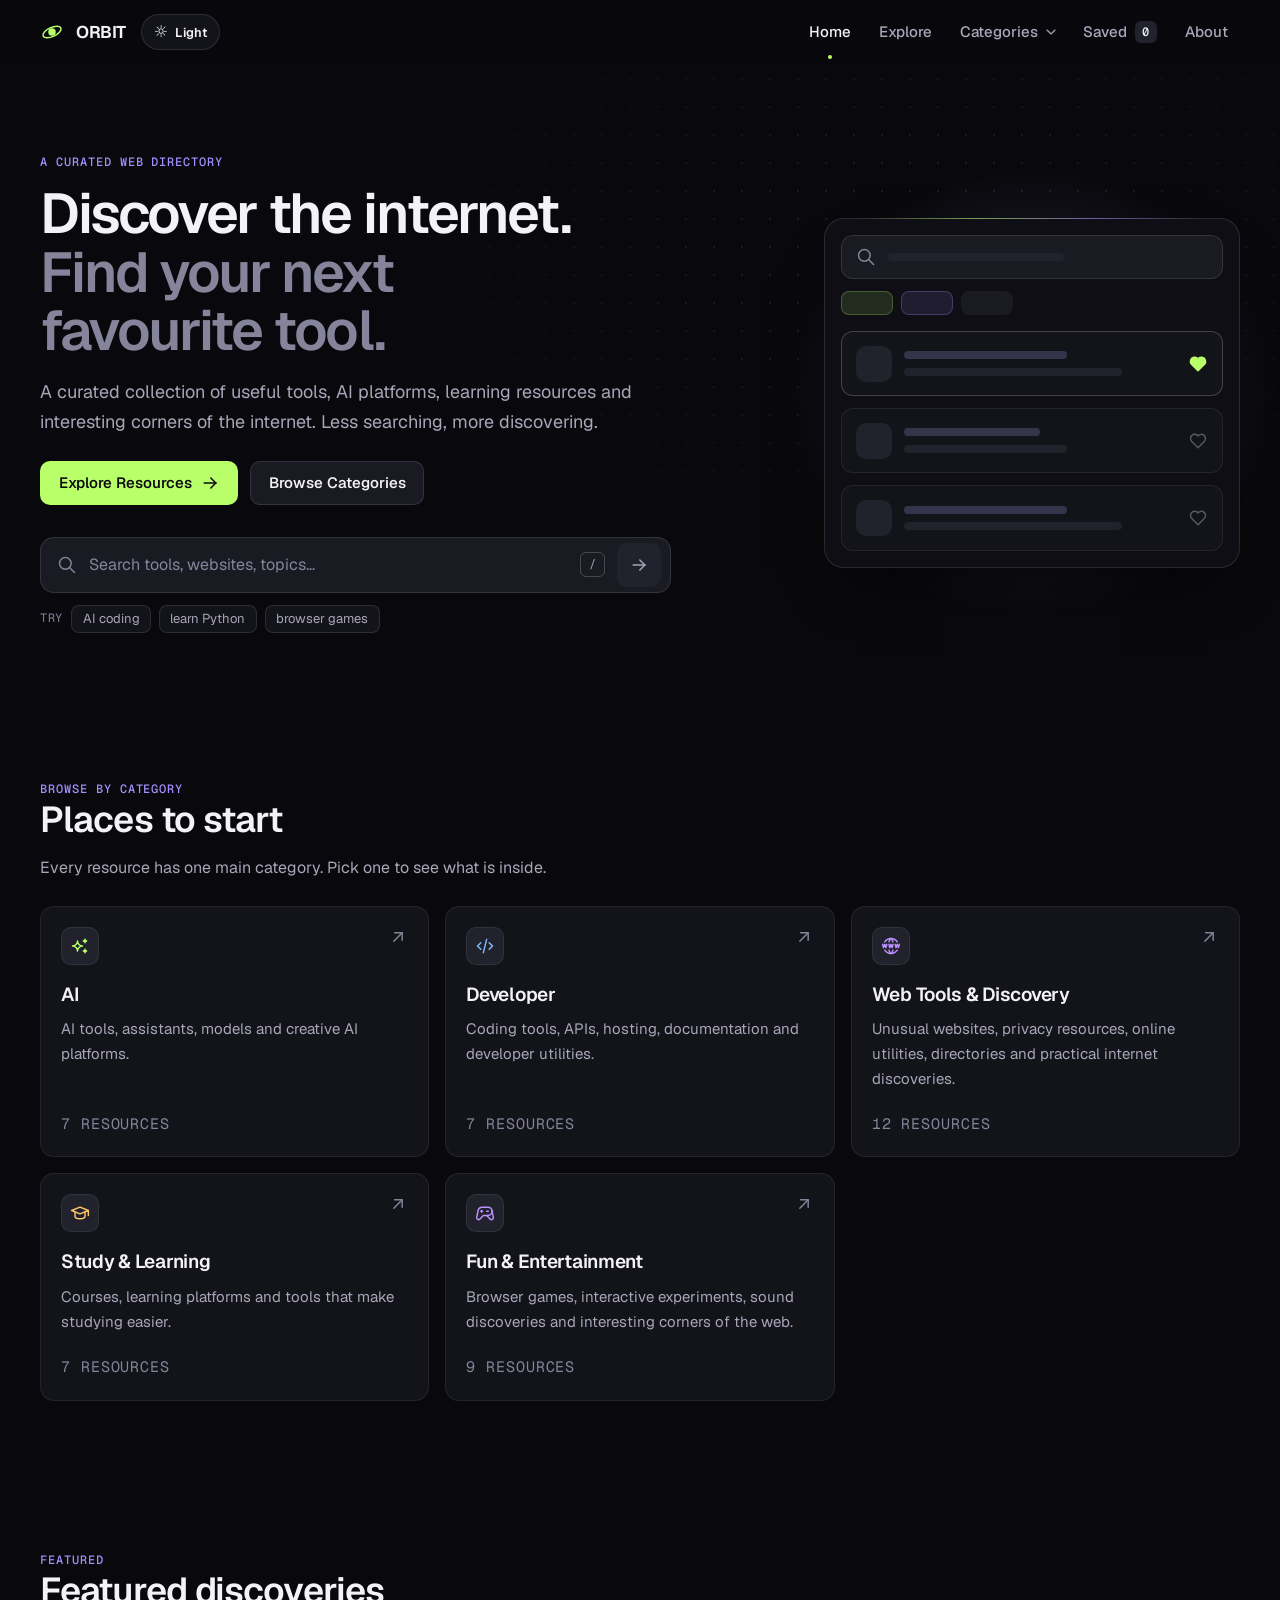
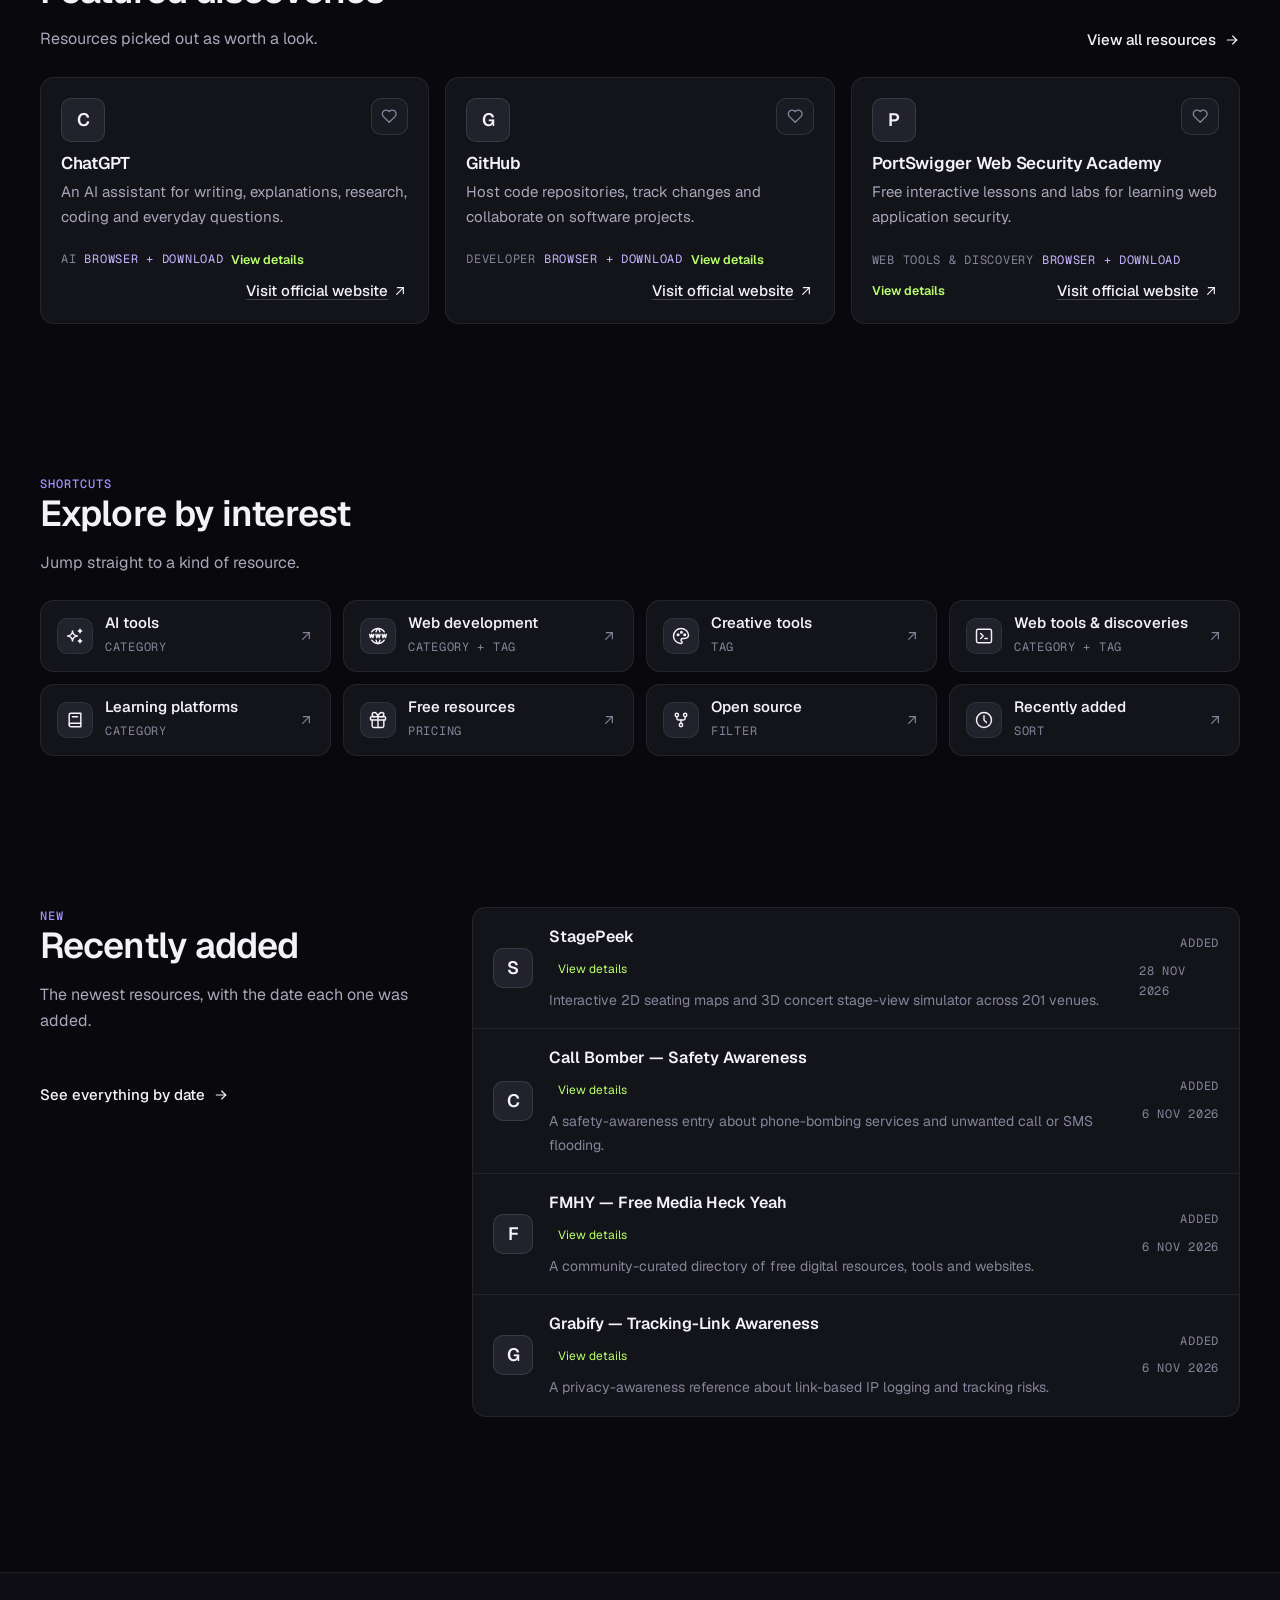
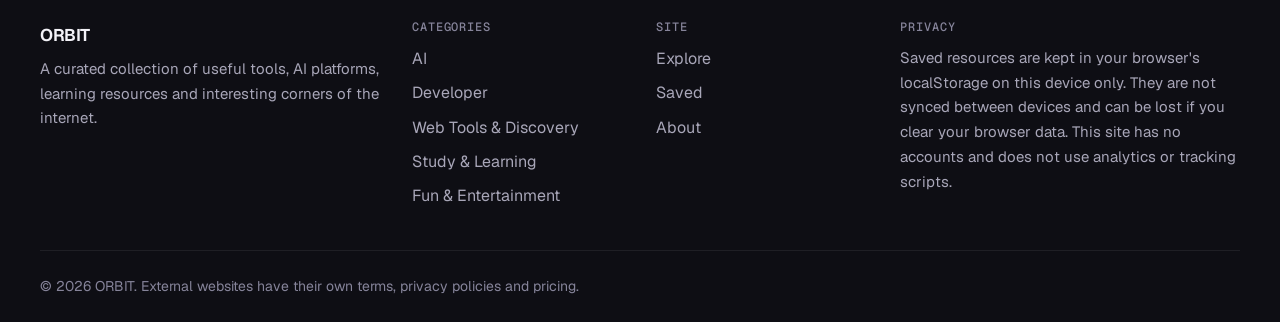
<file: index.html>
<!DOCTYPE html>
<html lang="en">
<head>
  <meta charset="utf-8">
  <meta name="viewport" content="width=device-width, initial-scale=1">
  <title>ORBIT</title>
  <meta name="description" content="A curated collection of useful tools, AI platforms, learning resources and interesting corners of the internet.">
  <meta name="color-scheme" content="light dark">
  <meta name="theme-color" content="#09090d">
  <link rel="icon" href="favicon.ico">

  <!-- Start downloading the fonts right away so text does not flicker -->
  <link rel="preload" href="assets/fonts/geist-latin-wght-normal.woff2" as="font" type="font/woff2" crossorigin>
  <link rel="preload" href="assets/fonts/geist-mono-latin-wght-normal.woff2" as="font" type="font/woff2" crossorigin>

  <script>
    (() => {
      try {
        const theme = localStorage.getItem("orbit.theme.v1") || "dark";
        document.documentElement.dataset.theme = theme === "light" ? "light" : "dark";
        document.documentElement.style.colorScheme = theme === "light" ? "light" : "dark";
      } catch {}
    })();
  </script>
  <link rel="stylesheet" href="assets/css/style.css">
  <link rel="stylesheet" href="assets/css/components.css">
  <link rel="stylesheet" href="assets/css/home.css">
  <!-- type="module" scripts load after the page is ready -->
  <link rel="stylesheet" href="assets/css/theme.css">
  <script type="module" src="assets/js/app.js"></script>
  <script type="module" src="assets/js/home.js"></script>
</head>
<body data-page="index">
  <a class="skip-link" href="#main">Skip to main content</a>

  <!-- app.js fills these in on every page -->
  <header id="site-header" class="site-header"></header>

  <main id="main">

    <!-- 1. Hero -->
    <section class="hero" aria-labelledby="hero-heading">
      <div class="container hero-grid">
        <div class="hero-copy">
          <p class="eyebrow enter">A curated web directory</p>
          <h1 id="hero-heading" class="enter" style="--i:1">
            Discover the internet.
            <span class="muted-line">Find your next favourite tool.</span>
          </h1>
          <p class="lead enter" style="--i:2">
            A curated collection of useful tools, AI platforms, learning resources
            and interesting corners of the internet. Less searching, more discovering.
          </p>
          <div class="button-row enter" style="--i:3">
            <a class="btn btn-primary" href="explore.html">Explore Resources <span class="icon-nudge" data-icon="arrow-right"></span></a>
            <a class="btn btn-secondary" href="#categories">Browse Categories</a>
          </div>
        </div>

        <!-- Search: the form sends the visitor to Explore (search-box.js adds the extras) -->
        <div class="hero-search enter" style="--i:4">
          <form class="search" role="search" action="explore.html" method="get" data-search>
            <label class="visually-hidden" for="search-input">Search resources</label>
            <div class="search-field">
              <span class="search-icon" data-icon="search"></span>
              <input class="search-input" id="search-input" type="search" name="q"
                     placeholder="Search tools, websites, topics…" autocomplete="off"
                     enterkeyhint="search" spellcheck="false">
              <button class="search-clear" type="button" aria-label="Clear search" data-icon="x" hidden></button>
              <kbd class="search-hint" aria-hidden="true">/</kbd>
              <button class="search-submit" type="submit" aria-label="Search" data-icon="arrow-right"></button>
            </div>
            <div class="search-suggestions">
              <span class="mono-label">Try</span>
              <button class="chip chip-button" type="button" data-search-suggestion="AI coding">AI coding</button>
              <button class="chip chip-button" type="button" data-search-suggestion="learn Python">learn Python</button>
              <button class="chip chip-button" type="button" data-search-suggestion="browser games">browser games</button>
            </div>
          </form>
        </div>

        <!-- Decorative picture of the Explore page, made of plain shapes. No words, no claims. -->
        <div class="hero-visual" aria-hidden="true">
          <div class="mock">
            <div class="mock-search">
              <span data-icon="search"></span>
              <span class="mock-bar w-50"></span>
            </div>
            <div class="mock-chips">
              <span class="mock-chip is-lime"></span>
              <span class="mock-chip is-violet"></span>
              <span class="mock-chip"></span>
            </div>
            <div class="mock-rows">
              <div class="mock-row is-highlight">
                <span class="mock-tile"></span>
                <span class="mock-lines"><span class="mock-bar is-strong w-60"></span><span class="mock-bar w-80"></span></span>
                <span class="mock-heart is-saved" data-icon="heart-filled"></span>
              </div>
              <div class="mock-row">
                <span class="mock-tile"></span>
                <span class="mock-lines"><span class="mock-bar is-strong w-50"></span><span class="mock-bar w-60"></span></span>
                <span class="mock-heart" data-icon="heart"></span>
              </div>
              <div class="mock-row">
                <span class="mock-tile"></span>
                <span class="mock-lines"><span class="mock-bar is-strong w-60"></span><span class="mock-bar w-80"></span></span>
                <span class="mock-heart" data-icon="heart"></span>
              </div>
            </div>
          </div>
          <div class="orbit-art"><svg class="orbit" viewBox="0 0 520 520" focusable="false">
            <circle class="orbit-ring" cx="260" cy="260" r="80"></circle>
            <circle class="orbit-ring" cx="260" cy="260" r="140"></circle>
            <circle class="orbit-ring" cx="260" cy="260" r="200"></circle>
            <circle class="orbit-ring" cx="260" cy="260" r="256"></circle>
            <g class="orbit-turn">
              <circle class="orbit-planet ai" cx="340" cy="260" r="17"></circle>
              <circle class="orbit-planet fun" cx="60" cy="260" r="12"></circle>
            </g>
            <g class="orbit-turn is-back">
              <circle class="orbit-planet developer" cx="260" cy="120" r="21"></circle>
            </g>
            <g class="orbit-turn is-slow">
              <circle class="orbit-planet cybersecurity" cx="401" cy="401" r="15"></circle>
              <circle class="orbit-planet study" cx="119" cy="119" r="19"></circle>
            </g>
            <circle class="orbit-sun" cx="260" cy="260" r="30"></circle>
          </svg></div>
        </div>
      </div>
    </section>

    <!-- 2. Categories (home.js builds the category cards from data/categories.json) -->
    <section class="section" id="categories" aria-labelledby="categories-heading">
      <div class="container">
        <div class="section-head" data-reveal>
          <p class="eyebrow">Browse by category</p>
          <h2 id="categories-heading">Places to start</h2>
          <p>Every resource has one main category. Pick one to see what is inside.</p>
        </div>
        <ul class="card-grid" id="category-grid" data-reveal-stagger></ul>
      </div>
    </section>

    <!-- 3. Featured discoveries (selected resources are loaded from resources.json) -->
    <section class="section" id="featured" aria-labelledby="featured-heading">
      <div class="container">
        <div class="section-head-row" data-reveal>
          <div class="section-head">
            <p class="eyebrow">Featured</p>
            <h2 id="featured-heading">Featured discoveries</h2>
            <p>Resources picked out as worth a look.</p>
          </div>
          <a class="link-arrow" href="explore.html?sort=featured">View all resources <span data-icon="arrow-right"></span></a>
        </div>
        <ul class="card-grid" id="featured-grid" aria-live="polite" data-reveal-stagger></ul>
        <p class="section-note" id="featured-note" hidden>No featured resources have been selected yet.</p>
      </div>
    </section>

    <!-- 4. Discovery shortcuts (links pre-filter the Explore page) -->
    <section class="section" id="interests" aria-labelledby="interests-heading">
      <div class="container">
        <div class="section-head" data-reveal>
          <p class="eyebrow">Shortcuts</p>
          <h2 id="interests-heading">Explore by interest</h2>
          <p>Jump straight to a kind of resource.</p>
        </div>
        <ul class="interest-grid" data-reveal-stagger>
          <li>
            <a class="interest" href="explore.html?category=ai">
              <span class="icon-tile" data-icon="sparkles"></span>
              <span class="interest-text">
                <strong>AI tools</strong>
                <span class="mono-label">Category</span>
              </span>
              <span class="arrow" data-icon="arrow-up-right"></span>
            </a>
          </li>
          <li>
            <a class="interest" href="explore.html?category=developer&amp;tag=Web%20development">
              <span class="icon-tile" data-icon="world-www"></span>
              <span class="interest-text">
                <strong>Web development</strong>
                <span class="mono-label">Category + tag</span>
              </span>
              <span class="arrow" data-icon="arrow-up-right"></span>
            </a>
          </li>
          <li>
            <a class="interest" href="explore.html?tag=Creative">
              <span class="icon-tile" data-icon="palette"></span>
              <span class="interest-text">
                <strong>Creative tools</strong>
                <span class="mono-label">Tag</span>
              </span>
              <span class="arrow" data-icon="arrow-up-right"></span>
            </a>
          </li>
          <li>
            <a class="interest" href="explore.html?category=web-tools-discovery">
              <span class="icon-tile" data-icon="terminal-2"></span>
              <span class="interest-text">
                <strong>Web tools & discoveries</strong>
                <span class="mono-label">Category + tag</span>
              </span>
              <span class="arrow" data-icon="arrow-up-right"></span>
            </a>
          </li>
          <li>
            <a class="interest" href="explore.html?category=study-learning">
              <span class="icon-tile" data-icon="book-2"></span>
              <span class="interest-text">
                <strong>Learning platforms</strong>
                <span class="mono-label">Category</span>
              </span>
              <span class="arrow" data-icon="arrow-up-right"></span>
            </a>
          </li>
          <li>
            <a class="interest" href="explore.html?pricing=free">
              <span class="icon-tile" data-icon="gift"></span>
              <span class="interest-text">
                <strong>Free resources</strong>
                <span class="mono-label">Pricing</span>
              </span>
              <span class="arrow" data-icon="arrow-up-right"></span>
            </a>
          </li>
          <li>
            <a class="interest" href="explore.html?openSource=true">
              <span class="icon-tile" data-icon="git-fork"></span>
              <span class="interest-text">
                <strong>Open source</strong>
                <span class="mono-label">Filter</span>
              </span>
              <span class="arrow" data-icon="arrow-up-right"></span>
            </a>
          </li>
          <li>
            <a class="interest" href="explore.html?sort=recent">
              <span class="icon-tile" data-icon="clock"></span>
              <span class="interest-text">
                <strong>Recently added</strong>
                <span class="mono-label">Sort</span>
              </span>
              <span class="arrow" data-icon="arrow-up-right"></span>
            </a>
          </li>
        </ul>
      </div>
    </section>

    <!-- 5. Recently added (loaded from resources.json) -->
    <section class="section" id="recent" aria-labelledby="recent-heading">
      <div class="container split">
        <div data-reveal>
          <div class="section-head">
            <p class="eyebrow">New</p>
            <h2 id="recent-heading">Recently added</h2>
            <p>The newest resources, with the date each one was added.</p>
          </div>
          <a class="link-arrow" href="explore.html?sort=recent">See everything by date <span data-icon="arrow-right"></span></a>
          <p class="section-note" id="recent-note" hidden>No resources have been added yet.</p>
        </div>
        <ul class="recent-list" id="recent-list" aria-live="polite" data-reveal-stagger></ul>
      </div>
    </section>

  </main>

  <footer id="site-footer"></footer>
</body>
</html>
</file>
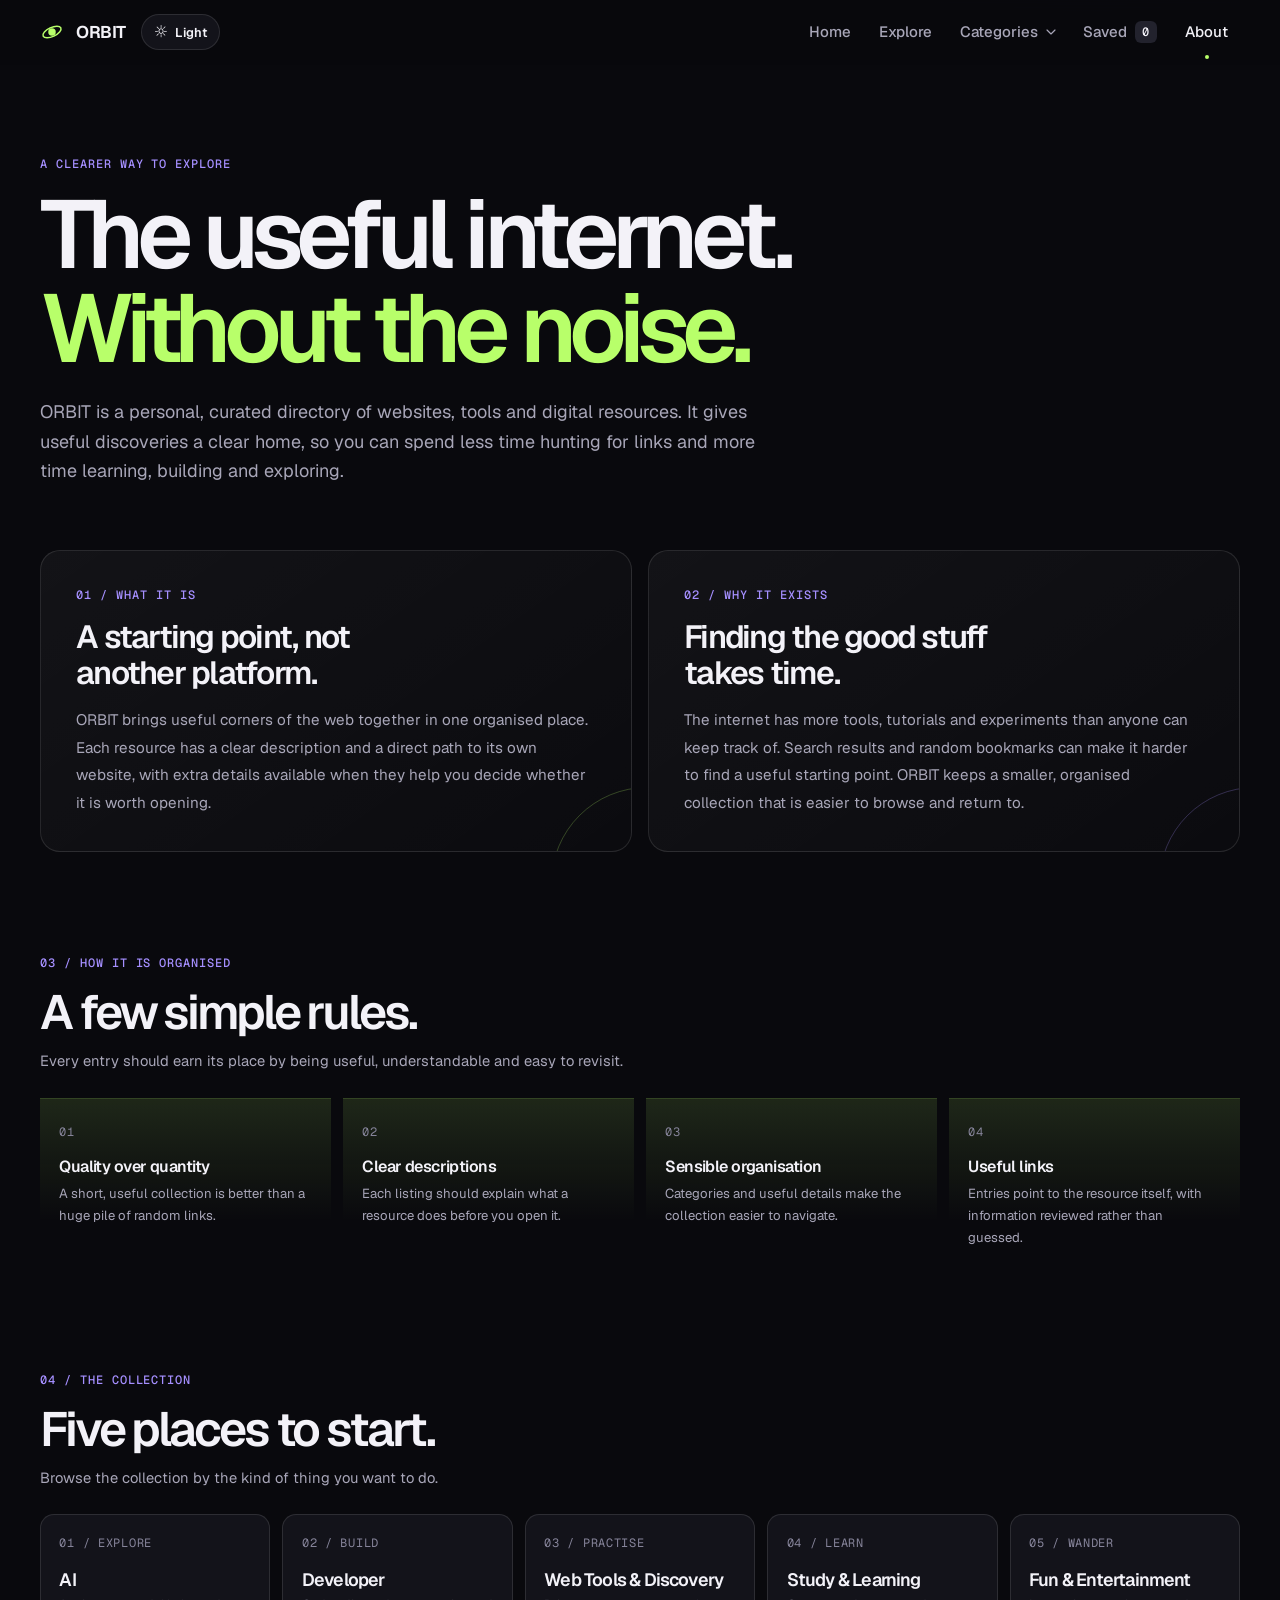
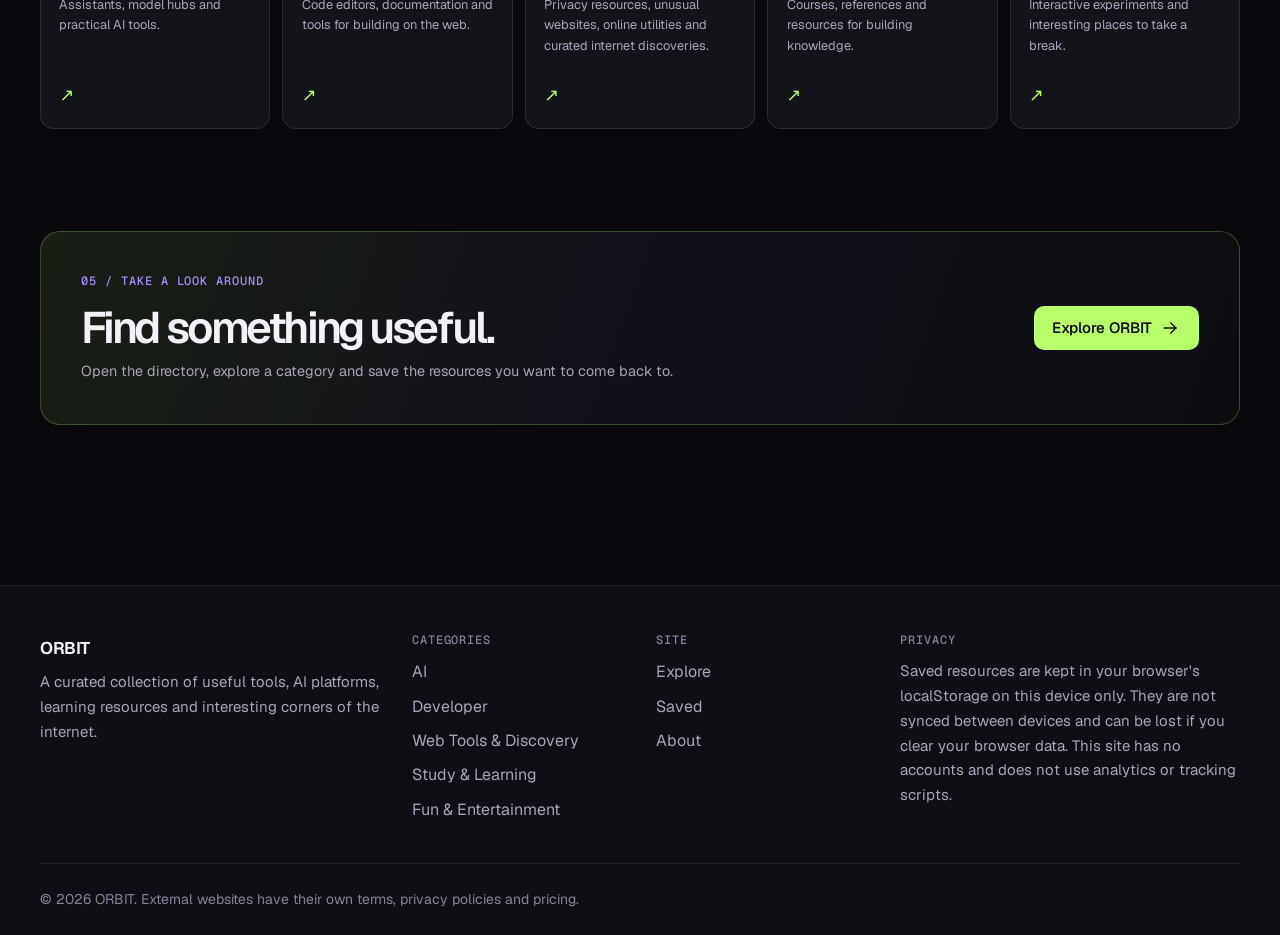
<file: about.html>
<!DOCTYPE html>
<html lang="en">
<head>
  <meta charset="utf-8">
  <meta name="viewport" content="width=device-width, initial-scale=1">
  <title>About · ORBIT</title>
  <meta name="description" content="Learn what ORBIT is, why it exists and how its curated collection is organised.">
  <meta name="color-scheme" content="light dark">
  <meta name="theme-color" content="#09090d">
  <link rel="icon" href="favicon.ico">
  <link rel="preload" href="assets/fonts/geist-latin-wght-normal.woff2" as="font" type="font/woff2" crossorigin>
  <link rel="preload" href="assets/fonts/geist-mono-latin-wght-normal.woff2" as="font" type="font/woff2" crossorigin>
  <script>
    (() => {
      try {
        const theme = localStorage.getItem("orbit.theme.v1") || "dark";
        document.documentElement.dataset.theme = theme === "light" ? "light" : "dark";
        document.documentElement.style.colorScheme = theme === "light" ? "light" : "dark";
      } catch {}
    })();
  </script>
  <link rel="stylesheet" href="assets/css/style.css">
  <link rel="stylesheet" href="assets/css/components.css">
  <link rel="stylesheet" href="assets/css/about.css">
  <link rel="stylesheet" href="assets/css/theme.css">
  <script type="module" src="assets/js/app.js"></script>
</head>
<body data-page="about" data-title="About">
  <a class="skip-link" href="#main">Skip to main content</a>
  <header id="site-header" class="site-header"></header>

  <main id="main">
    <div class="container about-page">
      <section class="about-hero page-intro" aria-labelledby="about-heading">
        <p class="eyebrow enter">A clearer way to explore</p>
        <h1 class="enter" id="about-heading" style="--i:1">The useful internet. <span>Without the noise.</span></h1>
        <p class="lead enter" style="--i:2">
          ORBIT is a personal, curated directory of websites, tools and digital resources.
          It gives useful discoveries a clear home, so you can spend less time hunting for links
          and more time learning, building and exploring.
        </p>
      </section>

      <section class="about-story-grid" aria-label="About ORBIT">
        <article class="about-panel about-panel-primary">
          <p class="eyebrow">01 / What it is</p>
          <h2>A starting point, not another platform.</h2>
          <p>
            ORBIT brings useful corners of the web together in one organised place.
            Each resource has a clear description and a direct path to its own website,
            with extra details available when they help you decide whether it is worth opening.
          </p>
        </article>
        <article class="about-panel about-panel-secondary">
          <p class="eyebrow">02 / Why it exists</p>
          <h2>Finding the good stuff takes time.</h2>
          <p>
            The internet has more tools, tutorials and experiments than anyone can keep track of.
            Search results and random bookmarks can make it harder to find a useful starting point.
            ORBIT keeps a smaller, organised collection that is easier to browse and return to.
          </p>
        </article>
      </section>

      <section class="about-approach" aria-labelledby="approach-heading">
        <div class="about-section-heading">
          <p class="eyebrow">03 / How it is organised</p>
          <h2 id="approach-heading">A few simple rules.</h2>
          <p>Every entry should earn its place by being useful, understandable and easy to revisit.</p>
        </div>
        <ul class="about-principles">
          <li>
            <span class="mono-label">01</span>
            <h3>Quality over quantity</h3>
            <p>A short, useful collection is better than a huge pile of random links.</p>
          </li>
          <li>
            <span class="mono-label">02</span>
            <h3>Clear descriptions</h3>
            <p>Each listing should explain what a resource does before you open it.</p>
          </li>
          <li>
            <span class="mono-label">03</span>
            <h3>Sensible organisation</h3>
            <p>Categories and useful details make the collection easier to navigate.</p>
          </li>
          <li>
            <span class="mono-label">04</span>
            <h3>Useful links</h3>
            <p>Entries point to the resource itself, with information reviewed rather than guessed.</p>
          </li>
        </ul>
      </section>

      <section class="about-category-section" aria-labelledby="about-categories-heading">
        <div class="about-section-heading">
          <p class="eyebrow">04 / The collection</p>
          <h2 id="about-categories-heading">Five places to start.</h2>
          <p>Browse the collection by the kind of thing you want to do.</p>
        </div>
        <div class="about-category-grid">
          <a class="about-category-card" href="explore.html?category=ai">
            <span class="mono-label">01 / EXPLORE</span><h3>AI</h3>
            <p>Assistants, model hubs and practical AI tools.</p><span class="about-card-arrow" aria-hidden="true">↗</span>
          </a>
          <a class="about-category-card" href="explore.html?category=developer">
            <span class="mono-label">02 / BUILD</span><h3>Developer</h3>
            <p>Code editors, documentation and tools for building on the web.</p><span class="about-card-arrow" aria-hidden="true">↗</span>
          </a>
          <a class="about-category-card" href="explore.html?category=web-tools-discovery">
            <span class="mono-label">03 / PRACTISE</span><h3>Web Tools &amp; Discovery</h3>
            <p>Privacy resources, unusual websites, online utilities and curated internet discoveries.</p><span class="about-card-arrow" aria-hidden="true">↗</span>
          </a>
          <a class="about-category-card" href="explore.html?category=study-learning">
            <span class="mono-label">04 / LEARN</span><h3>Study &amp; Learning</h3>
            <p>Courses, references and resources for building knowledge.</p><span class="about-card-arrow" aria-hidden="true">↗</span>
          </a>
          <a class="about-category-card" href="explore.html?category=fun-entertainment">
            <span class="mono-label">05 / WANDER</span><h3>Fun &amp; Entertainment</h3>
            <p>Interactive experiments and interesting places to take a break.</p><span class="about-card-arrow" aria-hidden="true">↗</span>
          </a>
        </div>
      </section>

      <section class="about-cta" aria-labelledby="about-cta-heading">
        <div>
          <p class="eyebrow">05 / Take a look around</p>
          <h2 id="about-cta-heading">Find something useful.</h2>
          <p>Open the directory, explore a category and save the resources you want to come back to.</p>
        </div>
        <a class="btn btn-primary" href="explore.html">Explore ORBIT <span class="icon-nudge" data-icon="arrow-right"></span></a>
      </section>
    </div>
  </main>

  <footer id="site-footer"></footer>
</body>
</html>
</file>
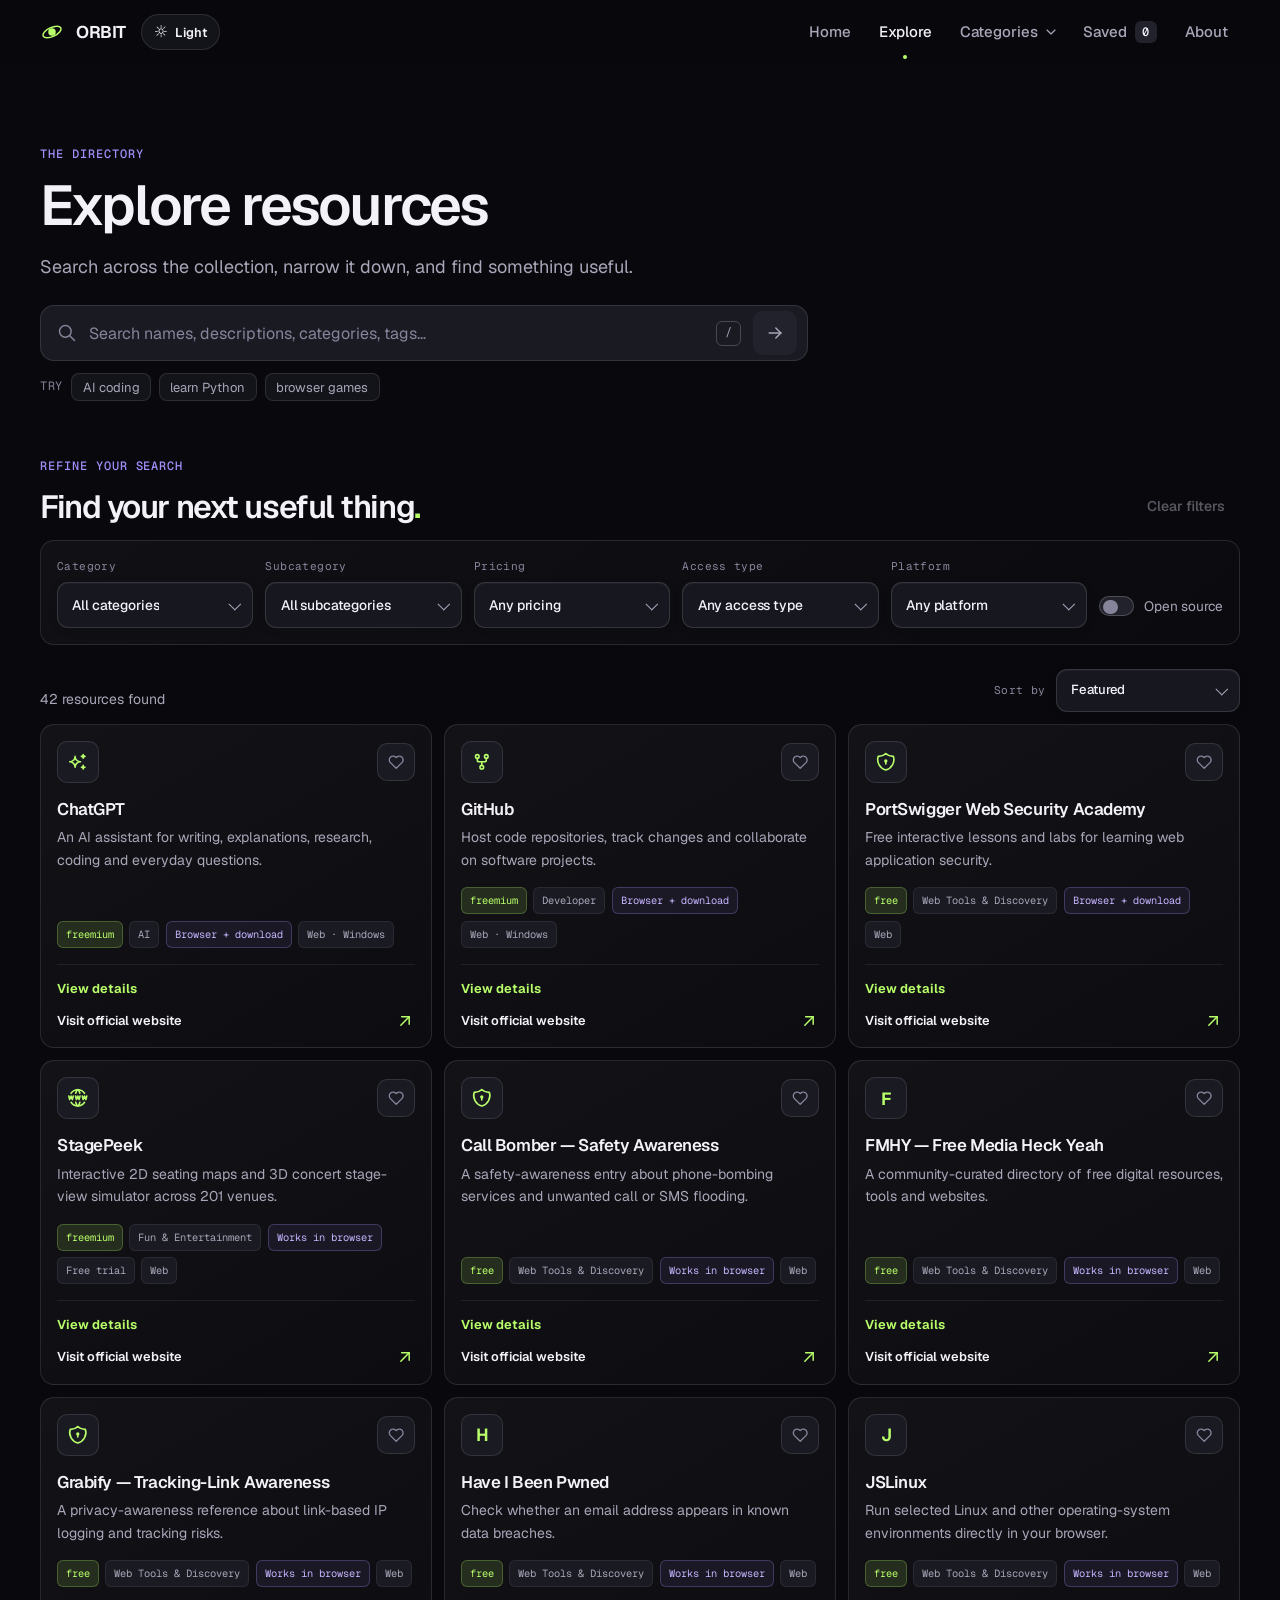
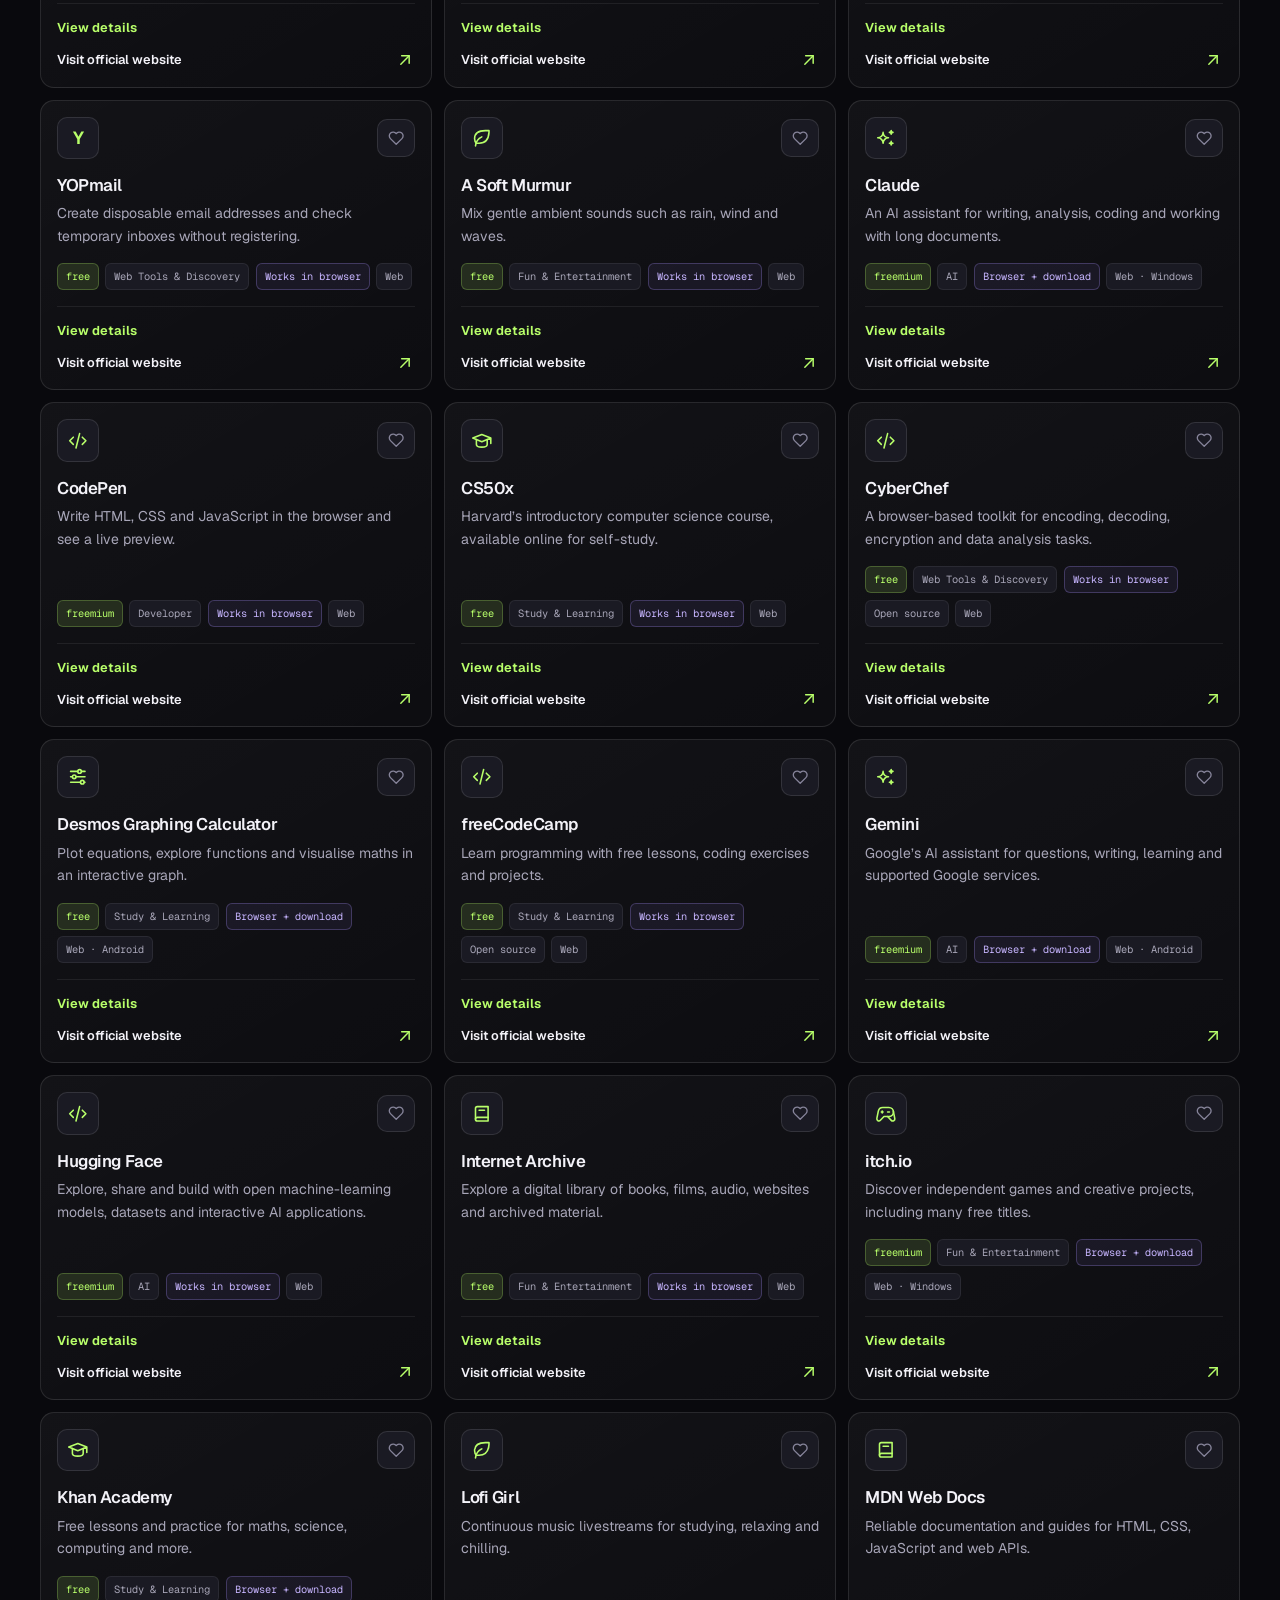
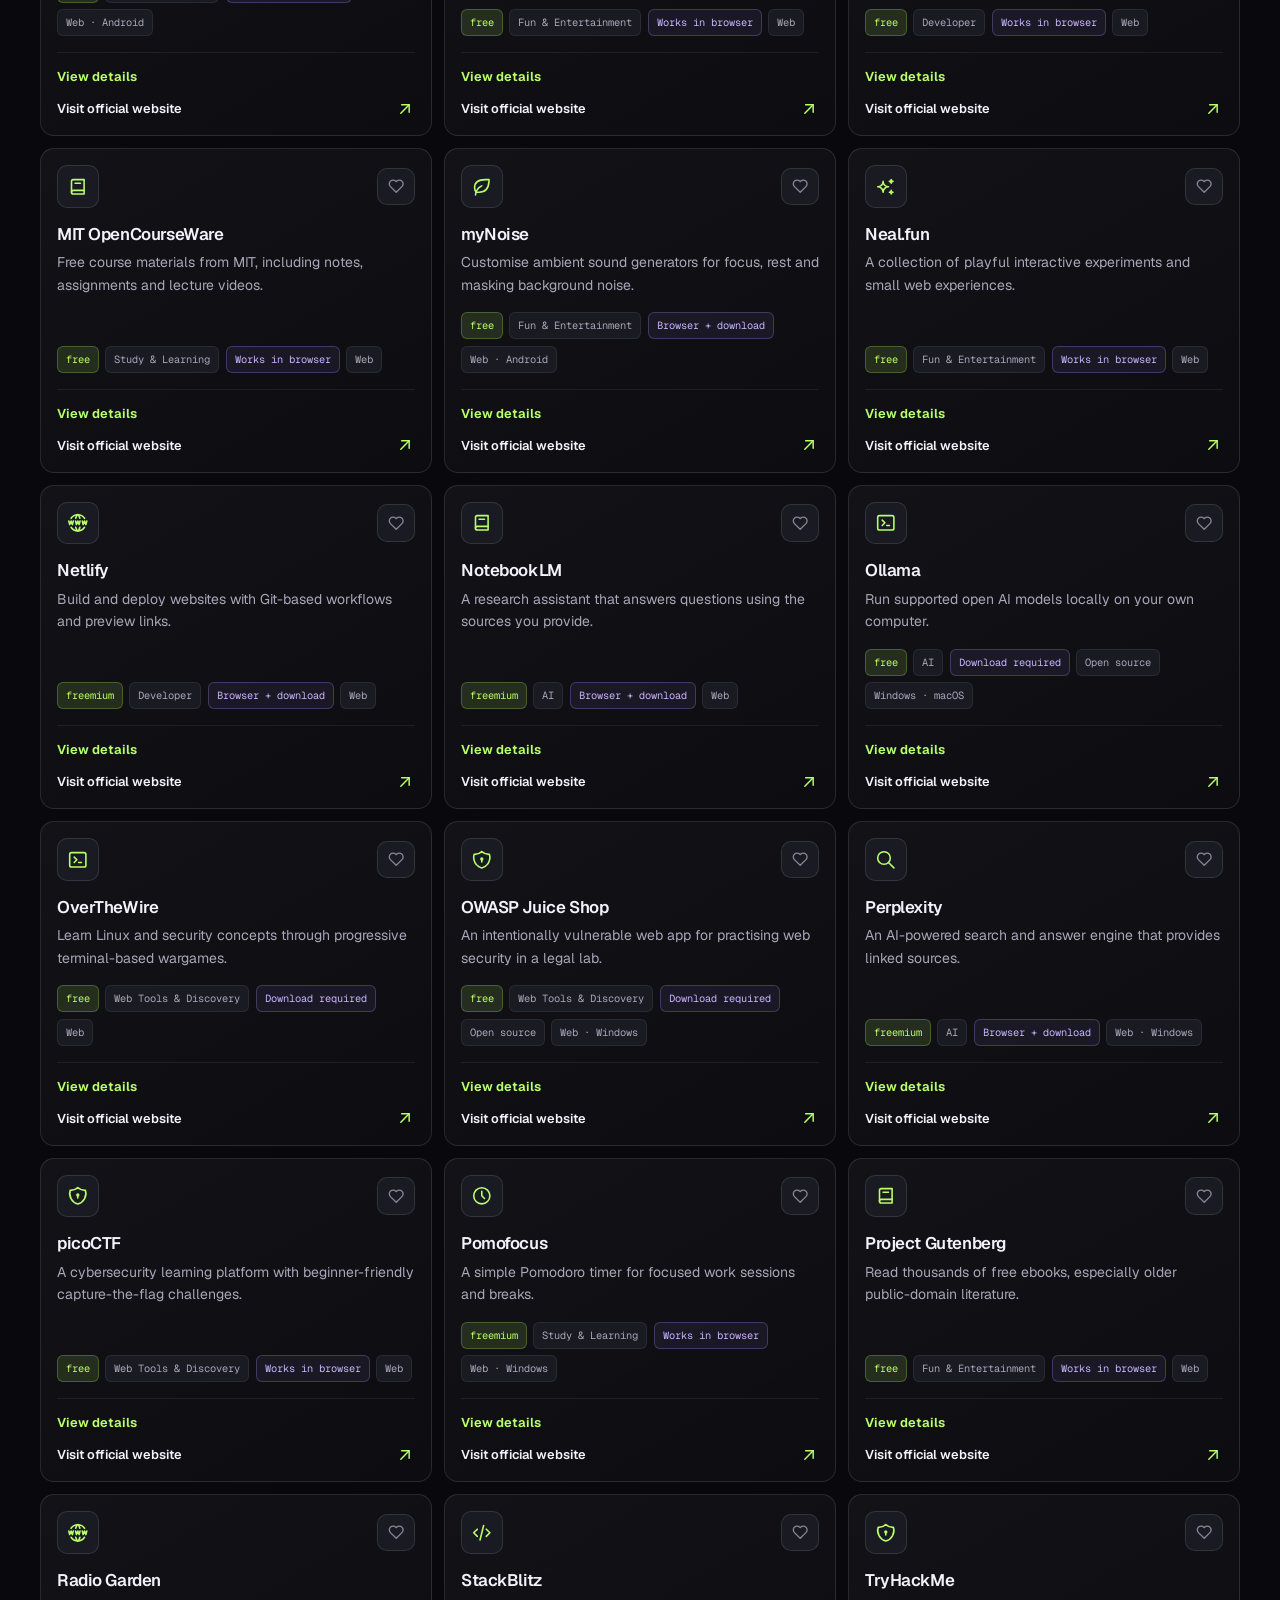
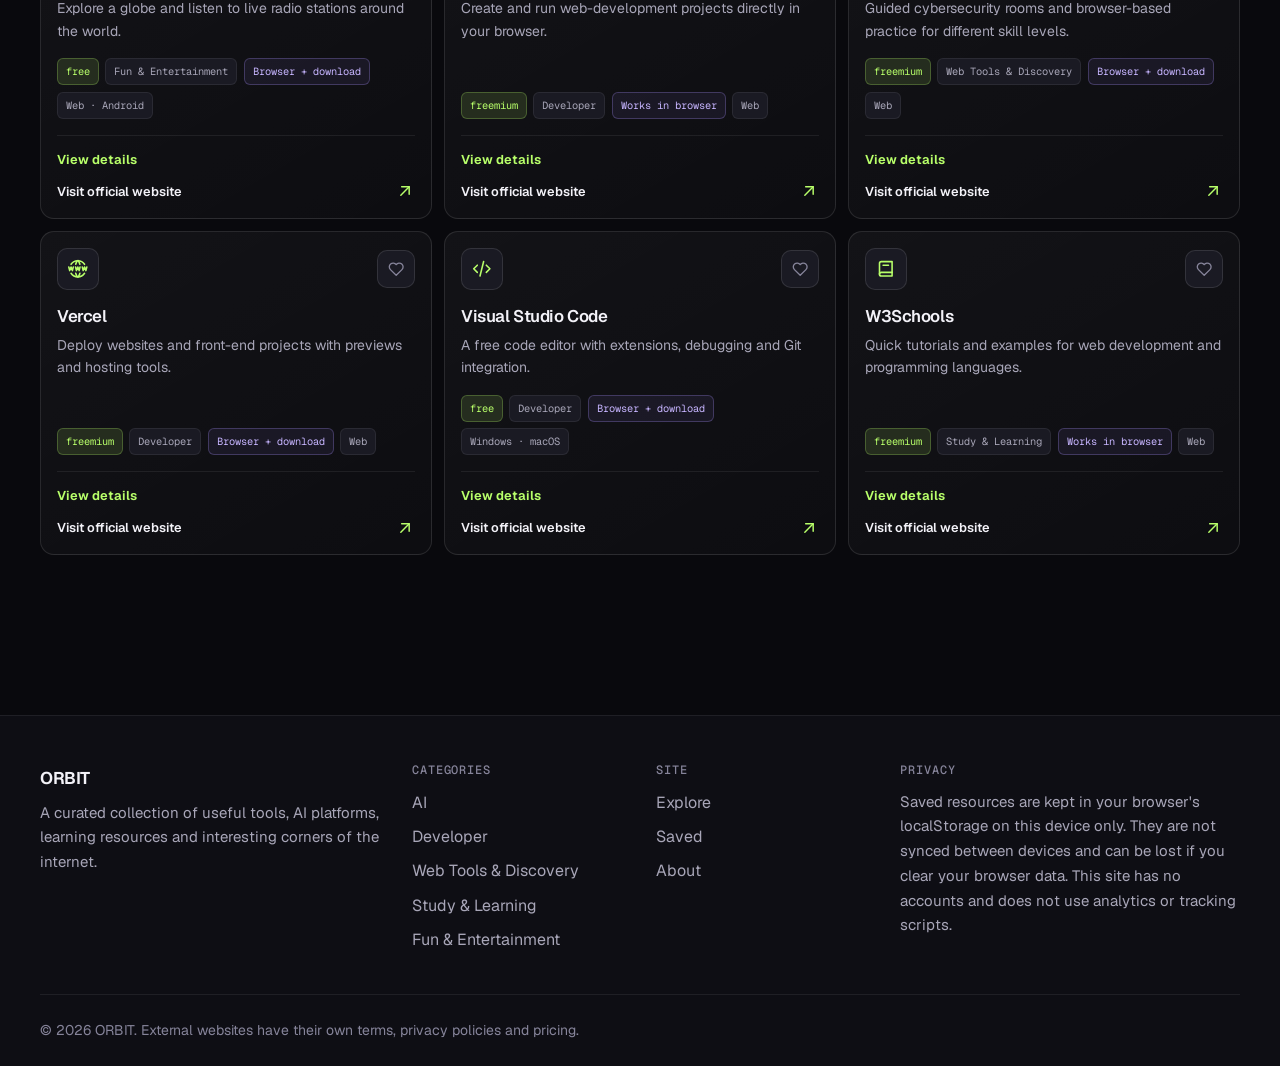
<file: explore.html>
<!DOCTYPE html>
<html lang="en">
<head>
  <meta charset="utf-8">
  <meta name="viewport" content="width=device-width, initial-scale=1">
  <title>Explore · ORBIT</title>
  <meta name="description" content="Browse and filter the curated directory of useful websites and digital resources.">
  <meta name="color-scheme" content="light dark">
  <meta name="theme-color" content="#09090d">
  <link rel="icon" href="favicon.ico">
  <link rel="preload" href="assets/fonts/geist-latin-wght-normal.woff2" as="font" type="font/woff2" crossorigin>
  <link rel="preload" href="assets/fonts/geist-mono-latin-wght-normal.woff2" as="font" type="font/woff2" crossorigin>
  <script>
    (() => {
      try {
        const theme = localStorage.getItem("orbit.theme.v1") || "dark";
        document.documentElement.dataset.theme = theme === "light" ? "light" : "dark";
        document.documentElement.style.colorScheme = theme === "light" ? "light" : "dark";
      } catch {}
    })();
  </script>
  <link rel="stylesheet" href="assets/css/style.css">
  <link rel="stylesheet" href="assets/css/components.css">
  <link rel="stylesheet" href="assets/css/explore.css">
  <link rel="stylesheet" href="assets/css/theme.css">
  <script type="module" src="assets/js/app.js"></script>
  <script type="module" src="assets/js/explore.js"></script>
</head>
<body data-page="explore" data-title="Explore">
  <a class="skip-link" href="#main">Skip to main content</a>
  <header id="site-header" class="site-header"></header>

  <main id="main">
    <div class="container explore-page">
      <section class="page-intro explore-intro" aria-labelledby="explore-heading">
        <p class="eyebrow enter">The directory</p>
        <h1 class="enter" id="explore-heading" style="--i:1">Explore resources</h1>
        <p class="lead enter" style="--i:2">Search across the collection, narrow it down, and find something useful.</p>
        <form class="search explore-search enter" role="search" action="explore.html" method="get" data-search style="--i:3">
          <label class="visually-hidden" for="search-input">Search resources</label>
          <div class="search-field">
            <span class="search-icon" data-icon="search"></span>
            <input class="search-input" id="search-input" type="search" name="q"
                   placeholder="Search names, descriptions, categories, tags…" autocomplete="off"
                   enterkeyhint="search" spellcheck="false">
            <button class="search-clear" type="button" aria-label="Clear search" data-icon="x" hidden></button>
            <kbd class="search-hint" aria-hidden="true">/</kbd>
            <button class="search-submit" type="submit" aria-label="Search" data-icon="arrow-right"></button>
          </div>
          <div class="search-suggestions">
            <span class="mono-label">Try</span>
            <button class="chip chip-button" type="button" data-search-suggestion="AI coding">AI coding</button>
            <button class="chip chip-button" type="button" data-search-suggestion="learn Python">learn Python</button>
            <button class="chip chip-button" type="button" data-search-suggestion="browser games">browser games</button>
          </div>
        </form>
      </section>

      <section class="directory" aria-label="Resource directory">
        <div class="directory-toolbar">
          <div>
            <p class="eyebrow">Refine your search</p>
            <h2>Find your next useful thing<span class="heading-period">.</span></h2>
          </div>
          <button class="btn btn-ghost btn-sm clear-filters" id="clear-filters" type="button" disabled>
            Clear filters
          </button>
        </div>

        <details class="filter-disclosure" id="filter-disclosure" open>
          <summary>
            <span class="filter-disclosure-title">Filters</span>
            <span class="filter-disclosure-hint">Category, pricing, access and platform</span>
          </summary>
          <div class="filter-panel" aria-label="Resource filters">
            <div class="filter-field">
              <label for="filter-category">Category</label>
              <select id="filter-category">
                <option value="">All categories</option>
              </select>
            </div>
            <div class="filter-field">
              <label for="filter-subcategory">Subcategory</label>
              <select id="filter-subcategory" disabled>
                <option value="">All subcategories</option>
              </select>
            </div>
            <div class="filter-field">
              <label for="filter-pricing">Pricing</label>
              <select id="filter-pricing">
                <option value="">Any pricing</option>
                <option value="free">Free</option>
                <option value="freemium">Freemium</option>
                <option value="paid">Paid</option>
              </select>
            </div>
            <div class="filter-field">
              <label for="filter-access-type">Access type</label>
              <select id="filter-access-type">
                <option value="">Any access type</option>
                <option value="browser">Works in browser</option>
                <option value="download">Download</option>
              </select>
            </div>
            <div class="filter-field">
              <label for="filter-platform">Platform</label>
              <select id="filter-platform">
                <option value="">Any platform</option>
              </select>
            </div>
            <label class="toggle-filter" for="filter-open-source">
              <input id="filter-open-source" type="checkbox">
              <span class="toggle-ui" aria-hidden="true"></span>
              <span>Open source</span>
            </label>
          </div>
        </details>

        <div class="results-toolbar">
          <p class="results-count" id="results-count" role="status" aria-live="polite">Loading resources…</p>
          <div class="sort-control">
            <label for="sort-order">Sort by</label>
            <select id="sort-order">
              <option value="featured">Featured</option>
              <option value="recent">Recently added</option>
              <option value="az">Name: A to Z</option>
              <option value="za">Name: Z to A</option>
            </select>
          </div>
        </div>

        <div id="resource-results" class="resource-grid" aria-busy="true">
          <div class="directory-loading" aria-hidden="true">
            <span class="loading-dot"></span><span>Loading the collection</span>
          </div>
        </div>
      </section>
    </div>
  </main>

  <footer id="site-footer"></footer>
</body>
</html>
</file>
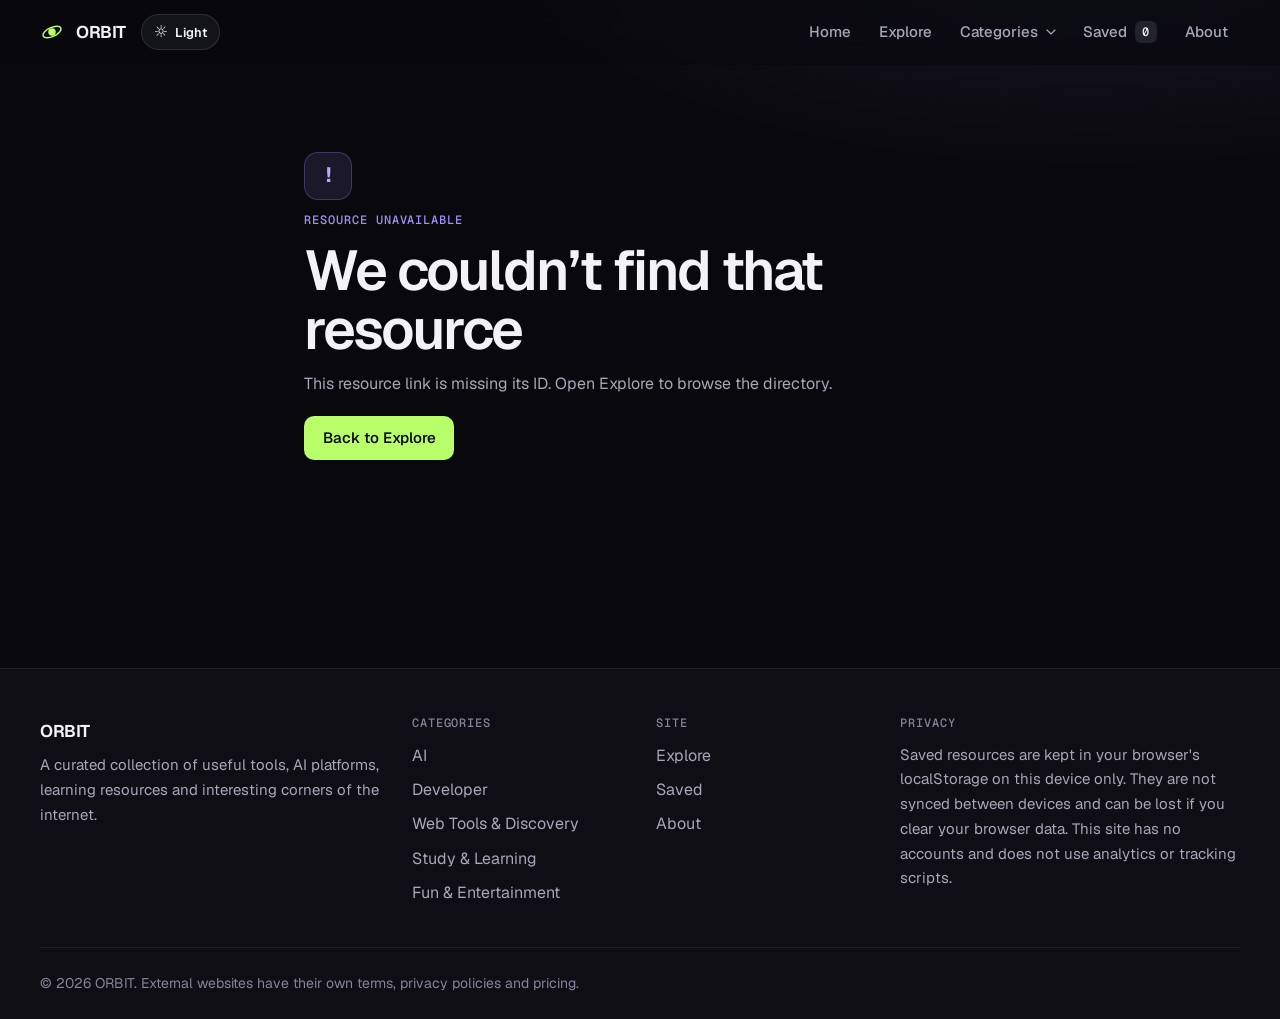
<file: resource.html>
<!DOCTYPE html>
<html lang="en">
<head>
  <meta charset="utf-8">
  <meta name="viewport" content="width=device-width, initial-scale=1">
  <title>Resource details · ORBIT</title>
  <meta name="description" content="Explore a resource in the curated ORBIT directory.">
  <meta name="color-scheme" content="light dark">
  <meta name="theme-color" content="#09090d">
  <link rel="icon" href="favicon.ico">
  <link rel="preload" href="assets/fonts/geist-latin-wght-normal.woff2" as="font" type="font/woff2" crossorigin>
  <link rel="preload" href="assets/fonts/geist-mono-latin-wght-normal.woff2" as="font" type="font/woff2" crossorigin>
  <script>
    (() => {
      try {
        const theme = localStorage.getItem("orbit.theme.v1") || "dark";
        document.documentElement.dataset.theme = theme === "light" ? "light" : "dark";
        document.documentElement.style.colorScheme = theme === "light" ? "light" : "dark";
      } catch {}
    })();
  </script>
  <link rel="stylesheet" href="assets/css/style.css">
  <link rel="stylesheet" href="assets/css/components.css">
  <link rel="stylesheet" href="assets/css/explore.css">
  <link rel="stylesheet" href="assets/css/detail.css">
  <link rel="stylesheet" href="assets/css/theme.css">
  <script type="module" src="assets/js/app.js"></script>
  <script type="module" src="assets/js/resource-detail.js"></script>
</head>
<body data-page="resource">
  <a class="skip-link" href="#main">Skip to main content</a>
  <header id="site-header" class="site-header"></header>
  <main id="main" class="detail-page container">
    <div id="detail-loading" class="detail-state" role="status">Loading resource details…</div>
    <section id="detail-error" class="detail-state detail-error" hidden aria-labelledby="detail-error-title">
      <span class="detail-state-mark" aria-hidden="true">!</span>
      <p class="eyebrow">RESOURCE UNAVAILABLE</p>
      <h1 id="detail-error-title">We couldn’t find that resource</h1>
      <p id="detail-error-message">The link may be incomplete or the resource may have been removed.</p>
      <a class="btn btn-primary" href="explore.html">Back to Explore</a>
    </section>
    <div id="resource-detail-content" hidden>
      <nav class="detail-breadcrumb" aria-label="Breadcrumb">
        <a href="explore.html">Explore</a><span aria-hidden="true">/</span><span id="detail-category"></span>
      </nav>
      <section class="detail-hero" aria-labelledby="detail-title">
        <div class="detail-hero-main">
          <div class="detail-logo" id="detail-logo"></div>
          <div class="detail-heading-copy">
            <p class="eyebrow" id="detail-subcategory"></p>
            <h1 id="detail-title"></h1>
            <p class="detail-short-description" id="detail-description"></p>
            <div class="detail-tags" id="detail-tags"></div>
          </div>
        </div>
        <div class="detail-actions">
          <a class="btn btn-primary" id="detail-visit" target="_blank" rel="noopener noreferrer" referrerpolicy="no-referrer">Visit official website <span aria-hidden="true">↗</span></a>
          <button class="btn btn-secondary" id="detail-save" type="button" aria-pressed="false">Save resource</button>
          <button class="btn btn-ghost" id="detail-copy" type="button">Copy link</button>
        </div>
        <p class="detail-feedback" id="detail-feedback" role="status" aria-live="polite" hidden></p>
      </section>
      <div class="detail-layout">
        <div class="detail-main-column">
          <section class="detail-panel" id="detail-about-section">
            <p class="eyebrow">OVERVIEW</p><h2>About this resource</h2><p id="detail-full-description" class="detail-long-copy"></p>
          </section>
          <section class="detail-panel" id="detail-features-section" hidden>
            <p class="eyebrow">WHAT IT OFFERS</p><h2>Key features</h2><ul class="detail-list" id="detail-features"></ul>
          </section>
          <section class="detail-panel detail-limitations" id="detail-limitations-section" hidden>
            <p class="eyebrow">GOOD TO KNOW</p><h2>Limitations</h2><ul class="detail-list" id="detail-limitations"></ul>
          </section>
        </div>
        <aside class="detail-sidebar" aria-label="Resource information">
          <section class="detail-panel detail-facts"><p class="eyebrow">AT A GLANCE</p><h2>Resource info</h2><dl id="detail-facts-list"></dl></section>
          <section class="detail-panel" id="detail-platforms-section" hidden><p class="eyebrow">COMPATIBILITY</p><h2>Platforms</h2><div id="detail-platforms" class="detail-pills"></div></section>
          <section class="detail-panel" id="detail-keywords-section" hidden><p class="eyebrow">DISCOVERABILITY</p><h2>Search terms</h2><div id="detail-keywords" class="detail-pills"></div></section>
        </aside>
      </div>
      <section class="detail-related-section" id="detail-related-section" hidden aria-labelledby="related-heading">
        <div class="detail-section-heading"><div><p class="eyebrow">KEEP EXPLORING</p><h2 id="related-heading">Related resources</h2></div><a class="text-link" href="explore.html">Explore all <span aria-hidden="true">↗</span></a></div>
        <div class="resource-grid detail-related-grid" id="detail-related-grid"></div>
      </section>
      <div class="detail-bottom-link"><a href="explore.html">← Back to Explore</a></div>
    </div>
  </main>
  <footer id="site-footer"></footer>
</body>
</html>
</file>
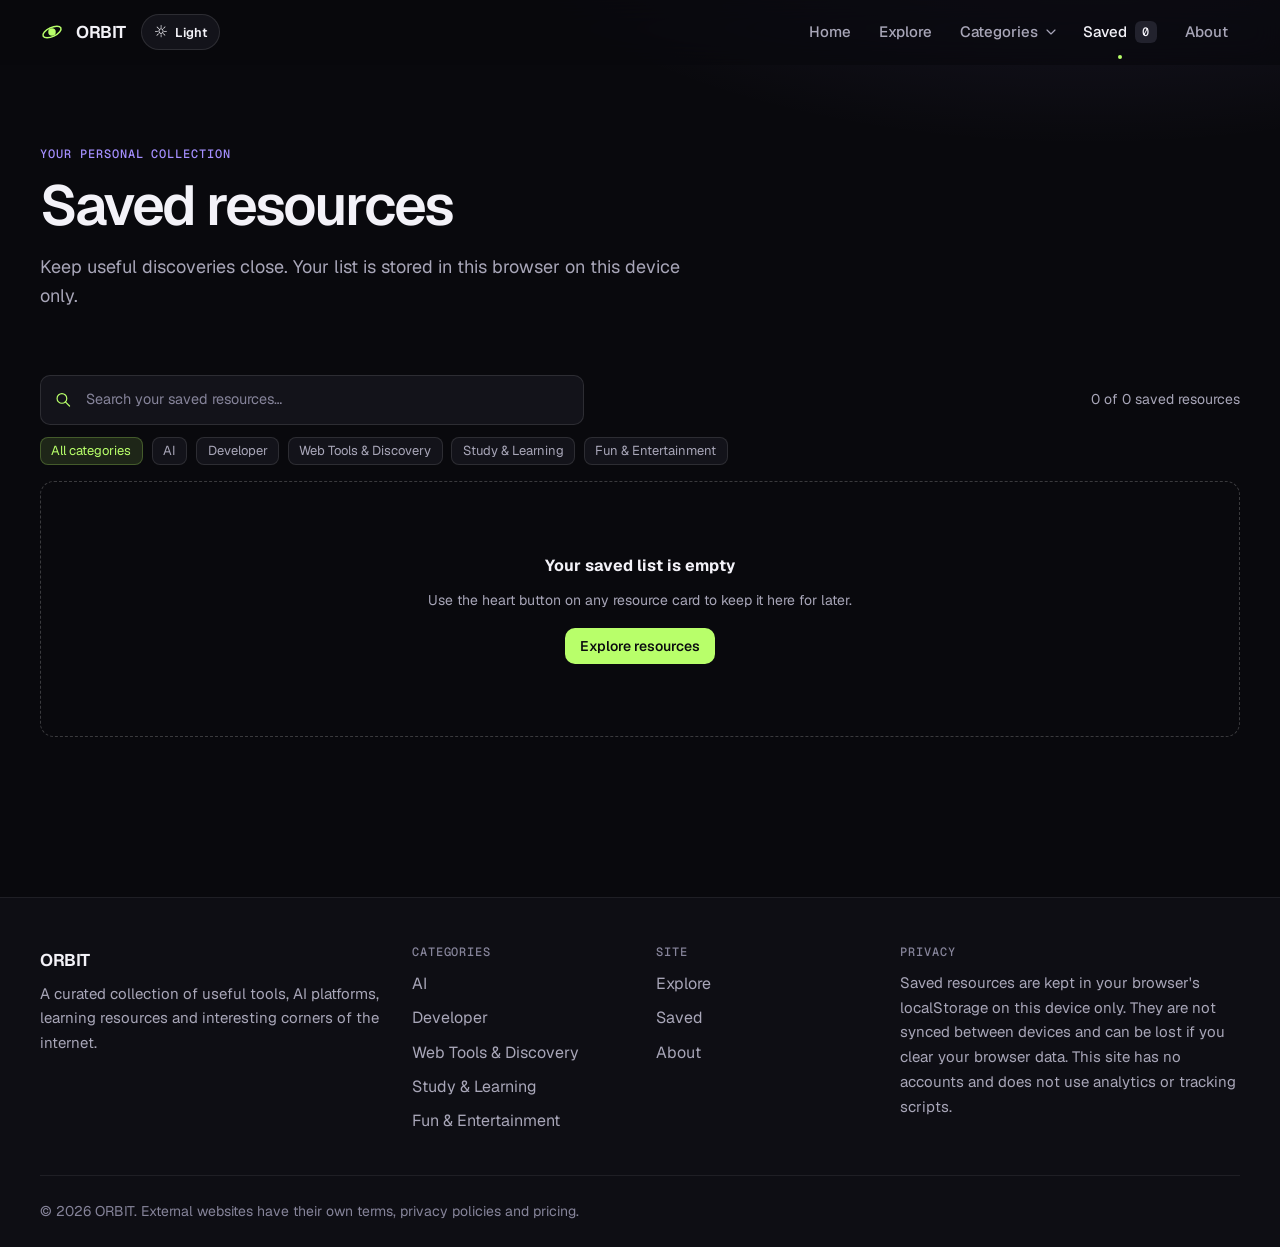
<file: saved.html>
<!DOCTYPE html>
<html lang="en">
<head>
  <meta charset="utf-8">
  <meta name="viewport" content="width=device-width, initial-scale=1">
  <title>Saved · ORBIT</title>
  <meta name="description" content="Your locally saved resources from the curated web directory.">
  <meta name="color-scheme" content="light dark">
  <meta name="theme-color" content="#09090d">
  <link rel="icon" href="favicon.ico">
  <link rel="preload" href="assets/fonts/geist-latin-wght-normal.woff2" as="font" type="font/woff2" crossorigin>
  <link rel="preload" href="assets/fonts/geist-mono-latin-wght-normal.woff2" as="font" type="font/woff2" crossorigin>
  <script>
    (() => {
      try {
        const theme = localStorage.getItem("orbit.theme.v1") || "dark";
        document.documentElement.dataset.theme = theme === "light" ? "light" : "dark";
        document.documentElement.style.colorScheme = theme === "light" ? "light" : "dark";
      } catch {}
    })();
  </script>
  <link rel="stylesheet" href="assets/css/style.css">
  <link rel="stylesheet" href="assets/css/components.css">
  <link rel="stylesheet" href="assets/css/explore.css">
  <link rel="stylesheet" href="assets/css/saved.css">
  <link rel="stylesheet" href="assets/css/theme.css">
  <script type="module" src="assets/js/app.js"></script>
  <script type="module" src="assets/js/saved-page.js"></script>
</head>
<body data-page="saved" data-title="Saved">
  <a class="skip-link" href="#main">Skip to main content</a>
  <header id="site-header" class="site-header"></header>

  <main id="main">
    <div class="container explore-page saved-page">
      <section class="page-intro explore-intro" aria-labelledby="saved-heading">
        <p class="eyebrow enter">Your personal collection</p>
        <h1 class="enter" id="saved-heading" style="--i:1">Saved resources</h1>
        <p class="lead enter" style="--i:2">Keep useful discoveries close. Your list is stored in this browser on this device only.</p>
      </section>

      <section class="saved-directory" aria-label="Your saved resources">
        <div class="saved-toolbar">
          <label class="saved-search-field" for="saved-search">
            <span class="visually-hidden">Search saved resources</span>
            <span data-icon="search" aria-hidden="true"></span>
            <input id="saved-search" type="search" placeholder="Search your saved resources…" autocomplete="off">
          </label>
          <p class="results-count" id="saved-results-count" role="status" aria-live="polite">Loading saved resources…</p>
        </div>
        <div class="saved-categories" id="saved-categories" aria-label="Filter saved resources by category"></div>
        <div class="resource-grid" id="saved-results" aria-live="polite" aria-busy="true">
          <div class="directory-loading" aria-hidden="true">
            <span class="loading-dot"></span><span>Loading your saved collection</span>
          </div>
        </div>
      </section>
    </div>
  </main>

  <footer id="site-footer"></footer>
</body>
</html>
</file>
<file: assets/css/style.css>
/* ==========================================================================
   style.css — the foundation: fonts, colours, spacing, motion, page basics.
   Change a value in :root and it updates everywhere on the site.
   ========================================================================== */

/* ----- Fonts (self-hosted, so visitors never contact a third party) ----- */
@font-face {
  font-family: "Geist";
  src: url("../fonts/geist-latin-wght-normal.woff2") format("woff2");
  font-weight: 100 900;               /* one variable file covers every weight */
  font-style: normal;
  font-display: swap;                 /* show text immediately, swap when loaded */
  unicode-range: U+0000-00FF, U+0131, U+0152-0153, U+02BB-02BC, U+02C6, U+02DA,
    U+02DC, U+0304, U+0308, U+0329, U+2000-206F, U+20AC, U+2122, U+2191, U+2193,
    U+2212, U+2215, U+FEFF, U+FFFD;
}

@font-face {
  font-family: "Geist Mono";
  src: url("../fonts/geist-mono-latin-wght-normal.woff2") format("woff2");
  font-weight: 100 900;
  font-style: normal;
  font-display: swap;
  unicode-range: U+0000-00FF, U+0131, U+0152-0153, U+02BB-02BC, U+02C6, U+02DA,
    U+02DC, U+0304, U+0308, U+0329, U+2000-206F, U+20AC, U+2122, U+2191, U+2193,
    U+2212, U+2215, U+FEFF, U+FFFD;
}

:root {
  /* Light-theme palette (activated by [data-theme="light"]); dark remains the default. */
  --paper: #f4f5f7;
  --surface: #ffffff;
  --surface-2-light: #eceef2;
  --surface-3-light: #e0e3ea;
  --line: #dde0e7;
  --line-strong: #c1c6d1;
  --ink: #12141a;
  --ink-2: #444a58;
  --ink-3: #62687a;
  --cat-ai: #6f35ee;
  --cat-ai-pale: #efe9fd;
  --cat-developer: #14708f;
  --cat-developer-pale: #e2f0f5;
  --cat-cybersecurity: #cf2459;
  --cat-cybersecurity-pale: #fbe6ed;
  --cat-study-learning: #b35f00;
  --cat-study-learning-pale: #faeedd;
  --cat-fun-entertainment: #23813f;
  --cat-fun-entertainment-pale: #e1f2e6;
  --heart: #d92d4b;
  --heart-tint: #fdecef;
  color-scheme: dark;

  /* ----- Colour: surfaces (darkest to lightest) ----- */
  --bg: #09090d;
  --bg-section: #0e0e14;
  --surface-1: #13131a;               /* cards */
  --surface-2: #1a1a23;               /* inputs, hover, dropdowns */
  --surface-3: #22222d;               /* icon tiles, pressed states */

  /* ----- Colour: borders ----- */
  --border-subtle: rgba(255, 255, 255, 0.07);
  --border: rgba(255, 255, 255, 0.11);
  --border-strong: rgba(255, 255, 255, 0.20);

  /* ----- Colour: text ----- */
  --text-1: #f3f2f8;                  /* headings, key text */
  --text-2: #a8a6b8;                  /* body text */
  --text-3: #86849a;                  /* meta text. NOT for use on --surface-3 */

  /* ----- Colour: lime = actions and state only ----- */
  --lime: #b8ff6a;
  --lime-hover: #caff8c;
  --lime-tint: rgba(184, 255, 106, 0.12);
  --lime-border: rgba(184, 255, 106, 0.24);
  --on-lime: #0a0a0f;                 /* dark text on top of lime */

  /* ----- Colour: violet = quiet secondary accent ----- */
  --violet: #a58fff;
  --violet-text: #b9a8ff;
  --violet-tint: rgba(165, 143, 255, 0.12);
  --violet-border: rgba(165, 143, 255, 0.26);

  /* ----- Fonts ----- */
  --font-sans: "Geist", system-ui, -apple-system, "Segoe UI", Roboto,
    "Helvetica Neue", Arial, sans-serif;
  --font-mono: "Geist Mono", ui-monospace, SFMono-Regular, Menlo, Consolas,
    monospace;

  /* ----- Spacing (4px base; 1rem = 16px) ----- */
  --space-1: 0.25rem;
  --space-2: 0.5rem;
  --space-3: 0.75rem;
  --space-4: 1rem;
  --space-5: 1.5rem;
  --space-6: 2rem;
  --space-7: 3rem;
  --space-8: 5rem;

  /* ----- Shape ----- */
  --radius-sm: 8px;                   /* chips, small controls */
  --radius-md: 10px;                  /* buttons, inputs */
  --radius-lg: 14px;                  /* cards, panels */
  --radius-xl: 20px;                  /* modals */

  /* ----- Layout ----- */
  --max-width: 75rem;                 /* 1200px */
  --gutter: clamp(1rem, 0.6rem + 1.6vw, 1.5rem);
  --header-height: 4rem;

  /* ----- Motion: one set of timings so everything feels consistent ----- */
  --dur-fast: 120ms;                  /* hover, press */
  --dur-base: 200ms;                  /* menus, panels */
  --dur-slow: 420ms;                  /* entrances */
  --ease: cubic-bezier(0.22, 1, 0.36, 1);
}

/* ----- Reset: removes surprising browser defaults ----- */
*,
*::before,
*::after {
  box-sizing: border-box;
}

[hidden] {
  display: none !important;
}

html {
  -webkit-text-size-adjust: 100%;
  scroll-behavior: smooth;
  scroll-padding-top: calc(var(--header-height) + 1rem);
}

body {
  margin: 0;
  min-height: 100vh;
  display: flex;
  flex-direction: column;             /* keeps the footer at the bottom */
  background-color: var(--bg);
  background-image: radial-gradient(
    60rem 26rem at 85% -10%,
    rgba(165, 143, 255, 0.13),
    transparent 65%
  );
  background-repeat: no-repeat;
  color: var(--text-1);
  font-family: var(--font-sans);
  font-size: 1rem;
  line-height: 1.65;
  -webkit-font-smoothing: antialiased;
  -moz-osx-font-smoothing: grayscale;
}

main {
  flex: 1;
}

img,
svg {
  max-width: 100%;
}

::selection {
  background: rgba(165, 143, 255, 0.35);
  color: var(--text-1);
}

/* ----- Typography ----- */
h1,
h2,
h3 {
  margin: 0 0 var(--space-4);
  color: var(--text-1);
  font-weight: 600;
  line-height: 1.1;
}

h1 {
  font-size: clamp(2.25rem, 1.6rem + 3.6vw, 3.5rem);   /* 36px to 56px */
  letter-spacing: -0.035em;
  line-height: 1.05;
}

h2 {
  font-size: clamp(1.75rem, 1.3rem + 1.6vw, 2.25rem);  /* 28px to 36px */
  letter-spacing: -0.025em;
}

h3 {
  font-size: 1.1875rem;                                /* 19px */
  letter-spacing: -0.015em;
}

p {
  margin: 0 0 var(--space-4);
  color: var(--text-2);
}

a {
  color: var(--text-1);
  text-decoration-color: var(--border-strong);
  text-underline-offset: 0.2em;
  transition: color var(--dur-fast) ease, text-decoration-color var(--dur-fast) ease;
}

a:hover {
  text-decoration-color: var(--lime);
}

.lead {
  max-width: 40rem;
  font-size: 1.125rem;
}

.text-muted {
  color: var(--text-3);
}

/* Small uppercase monospace label — the site's "technical detail" */
.eyebrow {
  margin: 0 0 var(--space-3);
  color: var(--violet);
  font-family: var(--font-mono);
  font-size: 0.75rem;
  font-weight: 500;
  letter-spacing: 0.08em;
  text-transform: uppercase;
}

.muted-line {
  display: block;                     /* second sentence of a headline starts on its own line */
  color: var(--text-3);
}

/* ----- Layout helpers ----- */
.container {
  width: min(100% - 2 * var(--gutter), var(--max-width));
  margin-inline: auto;
}

.section {
  padding-block: clamp(2.5rem, 1.5rem + 4vw, 5rem);
}

/* ----- Accessibility helpers ----- */

/* Visible keyboard focus on everything clickable */
:focus-visible {
  outline: 2px solid var(--lime);
  outline-offset: 3px;
}

/* "Skip to content" link: hidden until a keyboard user tabs to it */
.skip-link {
  position: absolute;
  left: var(--space-4);
  top: -4rem;
  z-index: 100;
  padding: var(--space-3) var(--space-4);
  background: var(--lime);
  color: var(--on-lime);
  font-weight: 600;
  border-radius: var(--radius-sm);
  text-decoration: none;
}

.skip-link:focus {
  top: var(--space-3);
}

.visually-hidden {
  position: absolute;
  width: 1px;
  height: 1px;
  overflow: hidden;
  clip: rect(0 0 0 0);
  white-space: nowrap;
}

/* ----- Motion: entrance animations ----- */

/* One keyframe: fade in while rising 12px. */
@keyframes rise {
  from {
    opacity: 0;
    transform: translateY(12px);
  }
}

/* .enter       = plays once on page load (use for content at the top of a page)
   .reveal-in   = plays once when scrolled into view (added by app.js)
   --i sets the order for staggered items (0, 1, 2 ...).
   "backwards" means the animation does not keep holding the element afterwards,
   so hover effects still work on it. */
.enter,
.reveal-in {
  animation: rise var(--dur-slow) var(--ease) backwards;
  animation-delay: calc(var(--i, 0) * 60ms);
}

/* Below-the-fold items wait invisibly until app.js reveals them */
.reveal-hidden {
  opacity: 0;
}

/* Cross-document View Transitions are intentionally disabled.
   Browser support and opt-in state vary; normal page navigation is more reliable. */

/* ----- Respect visitors who ask their device for less motion ----- */
@media (prefers-reduced-motion: reduce) {
  *,
  *::before,
  *::after {
    animation: none !important;
    transition-duration: 0.01ms !important;
    scroll-behavior: auto !important;
  }

  .reveal-hidden {
    opacity: 1;
  }
}
</file>
<file: assets/css/components.css>
/* ==========================================================================
   components.css — reusable pieces: icons, buttons, chips, search, header,
   navigation, cards and footer. Mobile rules sit next to the piece they change.
   ========================================================================== */


/* ---------- Icons ---------- */

.icon {
  display: block;
  flex: none;
  width: 1.25rem;
  height: 1.25rem;
  stroke-width: 1.75;                 /* slightly lighter than Tabler's default 2 */
}

[data-icon] {
  display: inline-flex;
}


/* ---------- Buttons ---------- */

.btn {
  display: inline-flex;
  align-items: center;
  justify-content: center;
  gap: var(--space-2);
  min-height: 2.75rem;                /* 44px: comfortable to tap */
  padding: 0.55rem 1.1rem;
  border: 1px solid transparent;
  border-radius: var(--radius-md);
  font: inherit;
  font-size: 0.9375rem;
  font-weight: 550;
  line-height: 1.2;
  text-decoration: none;
  cursor: pointer;
  transition: transform var(--dur-fast) ease, background-color var(--dur-fast) ease,
    border-color var(--dur-fast) ease, color var(--dur-fast) ease;
}

.btn .icon {
  transition: transform var(--dur-base) var(--ease);
}

.btn:hover:not(:disabled) {
  transform: translateY(-1px);
}

.btn:hover:not(:disabled) .icon-nudge {
  transform: translateX(3px);         /* arrows move slightly on hover */
}

.btn:active:not(:disabled) {
  transform: scale(0.98);
}

.btn-primary {
  background: var(--lime);
  color: var(--on-lime);
}

.btn-primary:hover:not(:disabled) {
  background: var(--lime-hover);
}

.btn-secondary {
  background: var(--surface-2);
  border-color: var(--border);
  color: var(--text-1);
}

.btn-secondary:hover:not(:disabled) {
  background: var(--surface-3);
  border-color: var(--border-strong);
}

.btn-ghost {
  background: transparent;
  color: var(--text-2);
}

.btn-ghost:hover:not(:disabled) {
  background: var(--surface-2);
  color: var(--text-1);
}

.btn-sm {
  min-height: 2.25rem;
  padding: 0.35rem 0.9rem;
  font-size: 0.875rem;
}

.btn:disabled {
  opacity: 0.5;
  cursor: not-allowed;
}


/* ---------- Chips, badges and tags ---------- */

.chip {
  display: inline-flex;
  align-items: center;
  gap: var(--space-1);
  min-height: 1.75rem;
  padding: 0 0.65rem;
  border: 1px solid var(--border);
  border-radius: var(--radius-sm);
  background: var(--surface-1);
  color: var(--text-2);
  font: inherit;
  font-size: 0.8125rem;
  line-height: 1;
  white-space: nowrap;
}

.chip .icon {
  width: 0.875rem;
  height: 0.875rem;
}

/* A chip you can press (e.g. the search suggestions) */
.chip-button {
  cursor: pointer;
  transition: background-color var(--dur-fast) ease, border-color var(--dur-fast) ease,
    color var(--dur-fast) ease, transform var(--dur-fast) ease;
}

.chip-button:hover {
  background: var(--surface-2);
  border-color: var(--border-strong);
  color: var(--text-1);
}

.chip-button:active {
  transform: scale(0.97);
}

/* On touch screens, pressable chips get taller so they are easier to tap */
@media (pointer: coarse) {
  .chip-button {
    min-height: 2.25rem;
    padding: 0 0.85rem;
  }
}

/* Pricing badges: the only place colour carries meaning */
.chip-lime {
  background: var(--lime-tint);
  border-color: var(--lime-border);
  color: var(--lime);
}

.chip-violet {
  background: var(--violet-tint);
  border-color: var(--violet-border);
  color: var(--violet-text);
}

.chip-neutral {
  background: var(--surface-2);
  color: var(--text-2);
}

.chip-dashed {
  border-style: dashed;
  color: var(--text-3);
}

/* Small uppercase monospace text: counts, categories */
.mono-label {
  margin: 0;
  color: var(--text-3);
  font-family: var(--font-mono);
  font-size: 0.75rem;
  letter-spacing: 0.06em;
  text-transform: uppercase;
}


/* ---------- Search box ---------- */

.search-field {
  display: flex;
  align-items: center;
  gap: var(--space-3);
  min-height: 3.5rem;
  padding: 0 0.6rem 0 1rem;
  background: var(--surface-2);
  border: 1px solid var(--border);
  border-radius: 14px;
  transition: border-color var(--dur-base) ease, box-shadow var(--dur-base) ease;
}

/* The whole field lights up when the input inside it has focus */
.search-field:focus-within {
  border-color: var(--lime);
  box-shadow: 0 0 0 3px rgba(184, 255, 106, 0.16);
}

.search-icon {
  color: var(--text-3);
  transition: color var(--dur-base) ease;
}

.search-field:focus-within .search-icon {
  color: var(--lime);
}

.search-input {
  flex: 1;
  min-width: 0;
  height: 3.25rem;
  padding: 0;
  border: 0;
  outline: 0;                         /* the field's lime border replaces it */
  background: transparent;
  color: var(--text-1);
  font: inherit;
  font-size: 1rem;                    /* 16px stops iPhones zooming in */
}

.search-input::placeholder {
  color: var(--text-3);
  opacity: 1;
}

/* Hide the browser's own clear button; we have a nicer one */
.search-input::-webkit-search-cancel-button,
.search-input::-webkit-search-decoration {
  -webkit-appearance: none;
  appearance: none;
}

.search-hint {
  padding: 0.1rem 0.5rem;
  border: 1px solid var(--border-strong);
  border-radius: 6px;
  color: var(--text-2);
  font-family: var(--font-mono);
  font-size: 0.75rem;
}

/* No keyboard on touch screens, so no hint there */
@media (hover: none) {
  .search-hint {
    display: none;
  }
}

.search-field.has-value .search-hint {
  display: none;
}

.search-clear,
.search-submit {
  display: inline-flex;
  align-items: center;
  justify-content: center;
  width: 2.75rem;                     /* 44px: easy to tap */
  height: 2.75rem;
  padding: 0;
  border: 0;
  border-radius: var(--radius-md);
  background: transparent;
  color: var(--text-2);
  cursor: pointer;
  transition: background-color var(--dur-fast) ease, color var(--dur-fast) ease,
    transform var(--dur-fast) ease;
}

.search-clear:hover {
  background: var(--surface-3);
  color: var(--text-1);
}

.search-submit {
  background: var(--surface-3);
}

/* The arrow turns lime once there is something to search for */
.search-field.has-value .search-submit {
  background: var(--lime);
  color: var(--on-lime);
}

.search-submit:active,
.search-clear:active {
  transform: scale(0.94);
}

.search-suggestions {
  display: flex;
  flex-wrap: wrap;
  align-items: center;
  gap: var(--space-2);
  margin-top: var(--space-3);
}


/* ---------- Header and navigation ---------- */

.site-header {
  position: sticky;                   /* stays at the top while scrolling */
  top: 0;
  z-index: 50;
  min-height: var(--header-height);   /* reserves space so the page doesn't jump */
  background: rgba(9, 9, 13, 0.72);
  -webkit-backdrop-filter: blur(14px) saturate(140%);
  backdrop-filter: blur(14px) saturate(140%);
  border-bottom: 1px solid transparent;
  transition: border-color var(--dur-base) ease, background-color var(--dur-base) ease;
}

/* app.js adds this class once the visitor scrolls */
.site-header.is-scrolled {
  background: rgba(9, 9, 13, 0.88);
  border-bottom-color: var(--border);
}

.header-inner {
  display: flex;
  align-items: center;
  justify-content: space-between;
  gap: var(--space-4);
  min-height: var(--header-height);
}

/* Brand (logo mark + name) */
.brand {
  display: inline-flex;
  align-items: center;
  gap: var(--space-3);
  color: var(--text-1);
  font-size: 1.0625rem;
  font-weight: 650;
  letter-spacing: -0.02em;
  text-decoration: none;
}

.brand-mark {
  width: 1.5rem;
  height: 1.5rem;
  color: var(--lime);
}

/* --- Navigation: desktop layout first --- */
.site-nav {
  display: flex;
  align-items: center;
  gap: var(--space-4);
  margin-left: auto;
}

.nav-list {
  display: flex;
  align-items: center;
  gap: var(--space-1);
  margin: 0;
  padding: 0;
  list-style: none;
}

.nav-item {
  position: relative;                 /* the dropdown is positioned against this */
}

.nav-link {
  position: relative;
  display: inline-flex;
  align-items: center;
  gap: var(--space-2);
  padding: 0.5rem 0.75rem;
  color: var(--text-2);
  font-size: 0.9375rem;
  font-weight: 500;
  text-decoration: none;
  transition: color var(--dur-fast) ease;
}

.nav-link:hover {
  color: var(--text-1);
}

/* Current page: brighter text plus a small lime dot underneath */
.nav-link[aria-current="page"] {
  color: var(--text-1);
}

.nav-link[aria-current="page"]::after {
  content: "";
  position: absolute;
  left: 50%;
  bottom: -0.4rem;
  width: 4px;
  height: 4px;
  margin-left: -2px;
  border-radius: 50%;
  background: var(--lime);
}

/* Little number bubble next to "Saved" */
.count-badge {
  min-width: 1.4rem;
  padding: 0 0.4rem;
  border-radius: 6px;
  background: var(--surface-3);
  color: var(--text-1);
  font-family: var(--font-mono);
  font-size: 0.75rem;
  line-height: 1.4rem;
  text-align: center;
}

/* --- Categories: a link plus a small arrow button that opens the dropdown --- */
.nav-split {
  display: inline-flex;
  align-items: center;
}

.nav-split .nav-link {
  padding-right: 0.15rem;
}

.nav-chevron {
  display: inline-flex;
  align-items: center;
  justify-content: center;
  align-self: stretch;
  padding: 0 0.5rem 0 0.15rem;
  border: 0;
  background: transparent;
  color: var(--text-2);
  cursor: pointer;
  transition: color var(--dur-fast) ease;
}

.nav-split:hover .nav-chevron,
.nav-split:hover .nav-link,
.nav-item.is-open .nav-chevron {
  color: var(--text-1);
}

.nav-chevron .icon {
  width: 1rem;
  height: 1rem;
  transition: transform var(--dur-base) var(--ease);
}

.nav-item.is-open .nav-chevron .icon {
  transform: rotate(180deg);
}

/* The dropdown panel (desktop). It is always in the page but invisible; opening
   it fades and slides it in. "visibility" also hides it from keyboards. */
.dropdown-panel {
  position: absolute;
  top: calc(100% + 0.75rem);
  left: 50%;
  width: 23.75rem;                    /* 380px */
  margin-left: -11.875rem;            /* half the width, so it is centred */
  padding: var(--space-2);
  background: var(--surface-1);
  border: 1px solid var(--border);
  border-radius: var(--radius-lg);
  box-shadow: 0 24px 48px -16px rgba(0, 0, 0, 0.7);
  opacity: 0;
  visibility: hidden;
  transform: translateY(-6px) scale(0.98);
  transform-origin: top center;
  transition: opacity var(--dur-fast) ease,
    transform var(--dur-base) var(--ease),
    visibility 0s linear var(--dur-base);
}

.nav-item.is-open .dropdown-panel {
  opacity: 1;
  visibility: visible;
  transform: none;
  transition-delay: 0s;
}

.dropdown-list {
  margin: 0;
  padding: 0;
  list-style: none;
}

.dropdown-link {
  display: flex;
  align-items: center;
  gap: var(--space-3);
  padding: 0.6rem 0.65rem;
  border-radius: var(--radius-md);
  color: var(--text-1);
  text-decoration: none;
  transition: background-color var(--dur-fast) ease;
}

.dropdown-link:hover,
.dropdown-link:focus-visible {
  background: var(--surface-2);
}

.dropdown-link:focus-visible {
  outline-offset: -2px;
}

.dropdown-link strong {
  display: block;
  font-size: 0.9375rem;
  font-weight: 600;
  line-height: 1.3;
}

.dropdown-link small {
  display: block;
  color: var(--text-2);
  font-size: 0.875rem;
  line-height: 1.4;
}

/* Rounded square that holds an icon */
.icon-tile {
  display: flex;
  flex: none;
  align-items: center;
  justify-content: center;
  width: 2.375rem;
  height: 2.375rem;
  border: 1px solid var(--border-subtle);
  border-radius: var(--radius-md);
  background: var(--surface-3);
  color: var(--text-1);
  transition: color var(--dur-base) ease;
}

.dropdown-link:hover .icon-tile {
  color: var(--lime);
}

/* Hamburger button: hidden on desktop */
.menu-toggle {
  display: none;
  align-items: center;
  justify-content: center;
  width: 2.75rem;
  height: 2.75rem;
  padding: 0;
  border: 1px solid var(--border);
  border-radius: var(--radius-md);
  background: transparent;
  color: var(--text-1);
  cursor: pointer;
  transition: background-color var(--dur-fast) ease, border-color var(--dur-fast) ease;
}

.menu-toggle:hover {
  background: var(--surface-2);
  border-color: var(--border-strong);
}

.menu-toggle-bars,
.menu-toggle-bars::before,
.menu-toggle-bars::after {
  display: block;
  width: 1.125rem;
  height: 2px;
  background: currentColor;
  border-radius: 2px;
  transition: transform var(--dur-base) var(--ease), background-color var(--dur-base) ease;
}

.menu-toggle-bars {
  position: relative;
}

.menu-toggle-bars::before,
.menu-toggle-bars::after {
  content: "";
  position: absolute;
  left: 0;
}

.menu-toggle-bars::before { top: -6px; }
.menu-toggle-bars::after  { top: 6px; }

/* The three bars turn into an X while the menu is open */
.menu-toggle[aria-expanded="true"] .menu-toggle-bars {
  background: transparent;
}
.menu-toggle[aria-expanded="true"] .menu-toggle-bars::before {
  transform: translateY(6px) rotate(45deg);
}
.menu-toggle[aria-expanded="true"] .menu-toggle-bars::after {
  transform: translateY(-6px) rotate(-45deg);
}

/* --- Mobile and small tablet: the nav becomes a sheet under the header --- */
@media (max-width: 860px) {
  :root {
    --header-height: 3.75rem;
  }

  .menu-toggle {
    display: inline-flex;
  }

  .site-nav {
    position: absolute;
    top: 100%;
    left: 0;
    right: 0;
    flex-direction: column;
    align-items: stretch;
    gap: var(--space-4);
    max-height: calc(100vh - var(--header-height));
    max-height: calc(100dvh - var(--header-height));
    overflow-y: auto;
    padding: var(--space-3) var(--gutter) var(--space-5);
    background: var(--surface-1);
    border-bottom: 1px solid var(--border);
    opacity: 0;
    visibility: hidden;
    transform: translateY(-8px);
    transition: opacity var(--dur-fast) ease,
      transform var(--dur-base) var(--ease),
      visibility 0s linear var(--dur-base);
  }

  .site-nav.is-open {
    opacity: 1;
    visibility: visible;
    transform: none;
    transition-delay: 0s;
  }

  .nav-list {
    flex-direction: column;
    align-items: stretch;
    gap: 0;
  }

  .nav-item + .nav-item {
    border-top: 1px solid var(--border-subtle);
  }

  .nav-link {
    display: flex;
    flex: 1;
    justify-content: space-between;
    min-height: 3.25rem;              /* big, easy tap targets */
    padding: 0.5rem 0.25rem 0.5rem 1rem;
    font-size: 1.0625rem;
  }

  /* Current page marker moves to the left edge on mobile */
  .nav-link[aria-current="page"]::after {
    left: 0;
    top: 50%;
    bottom: auto;
    margin: -2px 0 0;
  }

  .nav-split {
    display: flex;
  }

  .nav-chevron {
    width: 3.25rem;
    padding: 0;
  }

  /* On mobile the Categories list opens inline, pushing the rows below it down.
     "grid-template-rows: 0fr to 1fr" is the CSS trick that animates the height. */
  .dropdown-panel {
    position: static;
    display: grid;
    grid-template-rows: 0fr;
    width: auto;
    margin: 0;
    padding: 0;
    background: none;
    border: 0;
    border-radius: 0;
    box-shadow: none;
    opacity: 1;
    transform: none;
    transition: grid-template-rows var(--dur-base) var(--ease),
      visibility 0s linear var(--dur-base);
  }

  .nav-item.is-open .dropdown-panel {
    grid-template-rows: 1fr;
  }

  .dropdown-list {
    min-height: 0;
    overflow: hidden;
  }

  .dropdown-link {
    padding-left: 1rem;
    min-height: 3.5rem;
  }

  .site-nav > .btn {
    width: 100%;
    min-height: 2.75rem;              /* the small button is full size on touch screens */
  }
}


/* ---------- Cards ---------- */

/* Category card: the whole card is one link */
.category-card {
  display: flex;
  flex-direction: column;
  gap: var(--space-3);
  padding: 1.25rem;
  background: var(--surface-1);
  border: 1px solid var(--border-subtle);
  border-radius: var(--radius-lg);
  color: var(--text-1);
  text-decoration: none;
  transition: transform var(--dur-base) var(--ease), background-color var(--dur-base) ease,
    border-color var(--dur-base) ease;
}

.category-card:hover {
  transform: translateY(-2px);
  background: var(--surface-2);
  border-color: var(--border-strong);
}

.category-card .icon-tile { color: var(--category-accent, var(--lime)); }
.category-card:hover .icon-tile { color: var(--lime); }

.category-card-top {
  display: flex;
  align-items: flex-start;
  justify-content: space-between;
}

.category-card .arrow {
  color: var(--text-3);
  transition: transform var(--dur-base) var(--ease), color var(--dur-base) ease;
}

.category-card:hover .arrow {
  color: var(--text-1);
  transform: translate(2px, -2px);
}

.category-card h3 {
  margin: var(--space-2) 0 0;
}

.category-card p {
  margin: 0;
  font-size: 0.9375rem;
}

.category-card .mono-label {
  margin-top: auto;
  padding-top: var(--space-2);
}

/* Phones: category cards become compact rows, icon on the left, text on the right.
   "display: contents" lets the icon and arrow join the card's grid directly. */
@media (max-width: 639px) {
  .category-card {
    display: grid;
    grid-template-columns: auto minmax(0, 1fr) auto;
    column-gap: var(--space-4);
    row-gap: var(--space-1);
    align-items: start;
    padding: 1rem;
  }

  .category-card-top {
    display: contents;
  }

  .category-card .icon-tile {
    grid-column: 1;
    grid-row: 1 / span 3;
  }

  .category-card .arrow {
    grid-column: 3;
    grid-row: 1;
  }

  .category-card h3 {
    grid-column: 2;
    grid-row: 1;
    margin: 0;
  }

  .category-card p {
    grid-column: 2;
    grid-row: 2;
  }

  .category-card .mono-label {
    grid-column: 2;
    grid-row: 3;
    margin-top: 0;
  }
}

/* Resource card */
.resource-card {
  display: flex;
  flex-direction: column;
  gap: var(--space-3);
  padding: 1.25rem;
  background: var(--surface-1);
  border: 1px solid var(--border-subtle);
  border-radius: var(--radius-lg);
  transition: transform var(--dur-base) var(--ease), background-color var(--dur-base) ease,
    border-color var(--dur-base) ease;
}

.resource-card:hover {
  transform: translateY(-2px);
  background: var(--surface-2);
  border-color: var(--border-strong);
}

.resource-card-top {
  display: flex;
  align-items: flex-start;
  justify-content: space-between;
}

/* Letter tile used instead of a logo */
.monogram {
  display: flex;
  align-items: center;
  justify-content: center;
  width: 2.75rem;
  height: 2.75rem;
  border: 1px solid var(--border);
  border-radius: var(--radius-md);
  background: var(--surface-3);
  color: var(--text-1);
  font-size: 1.125rem;
  font-weight: 600;
}

.heart {
  display: inline-flex;
  align-items: center;
  justify-content: center;
  width: 2.25rem;
  height: 2.25rem;
  color: var(--text-3);
}

.heart.is-saved {
  color: var(--lime);
}

.resource-card h3 {
  margin: 0;
  font-size: 1.0625rem;
}

.resource-card-body {
  display: flex;
  flex-direction: column;
  gap: var(--space-2);
}

.resource-card p {
  margin: 0;
  font-size: 0.9375rem;
  display: -webkit-box;
  -webkit-line-clamp: 2;              /* keeps every card the same height */
  -webkit-box-orient: vertical;
  overflow: hidden;
}

.resource-card-footer {
  display: flex;
  flex-wrap: wrap;
  align-items: center;
  gap: var(--space-2);
  margin-top: auto;
  padding-top: var(--space-2);
}

.resource-card-footer .visit {
  display: inline-flex;
  align-items: center;
  gap: var(--space-1);
  margin-left: auto;
  color: var(--text-1);
  font-size: 0.9375rem;
  font-weight: 500;
}

.resource-card-footer .visit .icon {
  width: 1rem;
  height: 1rem;
}


/* ---------- Footer ---------- */

.site-footer {
  margin-top: var(--space-8);
  padding-top: var(--space-7);
  background: var(--bg-section);
  border-top: 1px solid var(--border-subtle);
}

.footer-grid {
  display: grid;
  grid-template-columns: 1.6fr 1fr 1fr 1.6fr;
  gap: var(--space-6);
}

.footer-brand {
  margin-bottom: var(--space-2);
  color: var(--text-1);
  font-size: 1.0625rem;
  font-weight: 650;
  letter-spacing: -0.02em;
}

.footer-heading {
  margin: 0 0 var(--space-3);
  color: var(--text-3);
  font-family: var(--font-mono);
  font-size: 0.75rem;
  font-weight: 500;
  letter-spacing: 0.08em;
  text-transform: uppercase;
}

.footer-list {
  margin: 0;
  padding: 0;
  list-style: none;
}

.footer-list li {
  margin-bottom: var(--space-2);
}

.footer-list a {
  color: var(--text-2);
  text-decoration: none;
}

.footer-list a:hover {
  color: var(--text-1);
  text-decoration: underline;
  text-decoration-color: var(--lime);
}

.footer-text {
  color: var(--text-2);
  font-size: 0.9375rem;
}

.footer-bottom {
  margin-top: var(--space-6);
  padding-block: var(--space-5);
  border-top: 1px solid var(--border-subtle);
}

.footer-bottom p {
  margin: 0;
  color: var(--text-3);
  font-size: 0.875rem;
}

@media (max-width: 860px) {
  .footer-grid {
    grid-template-columns: 1fr 1fr;
  }
}

@media (max-width: 560px) {
  .footer-grid {
    grid-template-columns: 1fr;
  }
}


/* ---------- Page sections ---------- */

.section-head {
  margin-bottom: var(--space-5);
}

.section-head p {
  margin: 0;
  max-width: 40rem;
}

/* Section heading on the left, a "View all" link on the right */
.section-head-row {
  display: flex;
  flex-wrap: wrap;
  align-items: flex-end;
  justify-content: space-between;
  gap: var(--space-4);
  margin-bottom: var(--space-5);
}

.section-head-row .section-head {
  margin-bottom: 0;
}

/* Text link with a small arrow that slides on hover */
.link-arrow {
  display: inline-flex;
  align-items: center;
  gap: var(--space-2);
  color: var(--text-1);
  font-size: 0.9375rem;
  font-weight: 500;
  text-decoration: none;
}

.link-arrow .icon {
  width: 1rem;
  height: 1rem;
  transition: transform var(--dur-base) var(--ease);
}

/* On touch screens the whole row is at least 44px tall, so it is easy to tap */
@media (pointer: coarse) {
  .link-arrow {
    min-height: 2.75rem;
  }
}

.link-arrow:hover {
  color: var(--lime);
}

.link-arrow:hover .icon {
  transform: translateX(3px);
}

/* Card grid: 1 column on phones, 2 on tablets, 3 on desktop */
.card-grid {
  display: grid;
  grid-template-columns: 1fr;
  gap: var(--space-4);
  margin: 0;
  padding: 0;
  list-style: none;
}

@media (min-width: 640px) {
  .card-grid {
    grid-template-columns: repeat(2, 1fr);
  }
}

@media (min-width: 960px) {
  .card-grid {
    grid-template-columns: repeat(3, 1fr);
  }
}

/* Make every card stretch to the height of the tallest card in its row */
.card-grid > li {
  display: flex;
}

.card-grid > li > * {
  flex: 1;
}

/* An item that only appears on desktop (used so the placeholder rows are not too tall on phones) */
.card-grid > li.only-desktop {
  display: none;
}

@media (min-width: 960px) {
  .card-grid > li.only-desktop {
    display: flex;
  }
}

/* Shown inside a grid when something could not be loaded */
.grid-message {
  grid-column: 1 / -1;
  padding: var(--space-5);
  border: 1px dashed var(--border-strong);
  border-radius: var(--radius-lg);
}

.grid-message p {
  margin: 0;
}

.button-row {
  display: flex;
  flex-wrap: wrap;
  gap: var(--space-3);
}


/* ---------- Placeholders for content that has not arrived yet ----------
   Grey shapes in the layout of the finished content. They carry no text, so
   they cannot make claims. When Stage 3 loads real data, JavaScript simply
   replaces them. */

.skeleton {
  display: block;
  height: 0.75rem;
  border-radius: 6px;
  background: var(--surface-3);
}

.skeleton-lg { height: 1rem; }
.skeleton-pill { width: 4rem; height: 1.5rem; border-radius: var(--radius-sm); }
.push-right { margin-left: auto; }

.w-20 { width: 20%; }
.w-30 { width: 30%; }
.w-40 { width: 40%; }
.w-50 { width: 50%; }
.w-60 { width: 60%; }
.w-80 { width: 80%; }
.w-100 { width: 100%; }

/* A resource card that is only a placeholder: no hover effect, not interactive */
.resource-card.is-skeleton:hover {
  transform: none;
  background: var(--surface-1);
  border-color: var(--border-subtle);
}

.resource-card.is-skeleton .heart {
  opacity: 0.45;
}

.resource-card.is-skeleton .resource-card-body {
  gap: var(--space-3);
  padding-block: var(--space-1);
}

.section-note {
  margin: var(--space-4) 0 0;
  color: var(--text-3);
  font-size: 0.9375rem;
}


/* ---------- Shared page intro (Explore, Saved and About) ---------- */

.page-intro {
  padding-block: clamp(2.5rem, 1.5rem + 5vw, 5rem) var(--space-5);
  max-width: 48rem;
}

/* Shared, accessible resource save control used on Home, Explore and Saved. */
.save-button {
  width: 2.35rem;
  height: 2.35rem;
  flex: none;
  display: inline-grid;
  place-items: center;
  padding: 0;
  border: 1px solid var(--border);
  border-radius: 10px;
  background: var(--surface-2);
  color: var(--text-3);
  cursor: pointer;
  transition: color var(--dur-fast) ease, border-color var(--dur-fast) ease,
    background var(--dur-fast) ease, transform var(--dur-fast) ease;
}
.save-button:hover {
  transform: translateY(-1px);
  color: var(--lime);
  border-color: var(--lime-border);
  background: var(--lime-tint);
}
.save-button[aria-pressed="true"] { color: var(--lime); border-color: var(--lime-border); }
.save-button:focus-visible { outline: 2px solid var(--lime); outline-offset: 3px; }
.save-button .icon { width: 1.15rem; height: 1.15rem; }

.save-feedback {
  position: fixed;
  z-index: 100;
  left: 50%;
  bottom: 1.25rem;
  max-width: min(90vw, 28rem);
  padding: .8rem 1rem;
  border: 1px solid var(--lime-border);
  border-radius: 12px;
  background: #1b2115;
  color: #eaffd5;
  box-shadow: 0 12px 36px rgba(0, 0, 0, .35);
  font-size: .82rem;
  font-weight: 600;
  text-align: center;
  opacity: 0;
  pointer-events: none;
  transform: translate(-50%, .5rem);
  transition: opacity var(--dur-base) ease, transform var(--dur-base) ease;
}
.save-feedback.is-visible { opacity: 1; transform: translate(-50%, 0); }

.directory-card-icon { position: relative; overflow: hidden; }
.directory-card-icon.has-image .directory-card-fallback { visibility: hidden; }
.directory-card-fallback { display: grid; place-items: center; }
.directory-card-image {
  position: absolute;
  inset: 0;
  width: 100%;
  height: 100%;
  object-fit: contain;
  padding: .3rem;
  background: var(--surface-2);
}
.monogram { position: relative; overflow: hidden; }
.resource-card-image { position: absolute; inset: 0; width: 100%; height: 100%; object-fit: contain; padding: .25rem; background: var(--surface-3); }

.resource-card-footer .resource-access-type { color: #c7b5ff; }

/* Stage 7 shared resource-card actions (Explore, Saved and related cards). */
.directory-card-actions { display: grid; gap: .45rem; margin-top: 1rem; padding-top: .8rem; border-top: 1px solid var(--border-subtle); }
.directory-card-actions .directory-card-link { margin-top: 0; padding-top: .25rem; border-top: 0; }
.directory-card-details { color: var(--lime); font-size: .8rem; font-weight: 650; text-decoration: none; }
.directory-card-details:hover { color: var(--lime-hover); }
.directory-card-link[hidden] { display: none; }
</file>
<file: assets/css/home.css>
/* ==========================================================================
   home.css — layout that only the homepage uses. It is loaded after
   style.css and components.css, and reuses their colours, spacing and cards.
   ========================================================================== */


/* ---------- Hero ---------- */

.hero {
  position: relative;
  padding-block: clamp(2.5rem, 1rem + 6vw, 5.5rem) clamp(2.5rem, 1.5rem + 4vw, 4.5rem);
  overflow: hidden;                   /* keeps the dot grid inside the hero */
}

/* A very faint dot grid that fades out towards the edges */
.hero::before {
  content: "";
  position: absolute;
  inset: 0;
  background-image: radial-gradient(rgba(255, 255, 255, 0.10) 1px, transparent 1px);
  background-size: 28px 28px;
  -webkit-mask-image: radial-gradient(ellipse 70% 80% at 72% 30%, #000 0%, transparent 72%);
  mask-image: radial-gradient(ellipse 70% 80% at 72% 30%, #000 0%, transparent 72%);
  pointer-events: none;
}

.hero-grid {
  position: relative;                 /* sits above the dot grid */
  display: grid;
  grid-template-columns: minmax(0, 1fr);
}

/* Break the headline into evenly sized lines, so no single word is left alone */
.hero h1,
.hero h1 .muted-line {
  text-wrap: balance;
}

.hero-copy .lead {
  margin-bottom: var(--space-5);
}

.hero-search {
  margin-top: var(--space-6);
  max-width: 40rem;
}

/* Primary button first, full width on small phones so it is easy to tap */
@media (max-width: 479px) {
  .hero-copy .button-row .btn {
    width: 100%;
  }
}

/* Desktop: text and search on the left, illustration on the right */
@media (min-width: 960px) {
  .hero-grid {
    grid-template-columns: minmax(0, 1.25fr) minmax(0, 1fr);
    column-gap: clamp(2rem, 5vw, 4.5rem);
  }

  .hero-copy,
  .hero-search {
    grid-column: 1;
  }

  .hero-visual {
    grid-column: 2;
    grid-row: 1 / span 2;
    align-self: center;
  }
}


/* ---------- Hero illustration ----------
   A tiny picture of the Explore page, built from plain shapes. It has no
   words, so it cannot make claims about any resource. It is hidden from
   screen readers (aria-hidden in the HTML) and on screens too small for it. */

.hero-visual {
  display: none;
}

@media (min-width: 960px) {
  .hero-visual {
    display: block;
    position: relative;
    width: 100%;
    max-width: 26rem;
    justify-self: end;
  }

  /* Soft violet glow behind the panel */
  .hero-visual::before {
    content: "";
    position: absolute;
    inset: -3rem -2rem;
    background: radial-gradient(closest-side, rgba(165, 143, 255, 0.20), transparent);
    pointer-events: none;
  }
}

.mock {
  position: relative;
  padding: 1rem;
  background: var(--bg-section);
  border: 1px solid var(--border);
  border-radius: 20px;
  box-shadow: 0 30px 60px -30px rgba(0, 0, 0, 0.85);
}

/* A hairline of lime-to-violet along the top edge of the panel */
.mock::before {
  content: "";
  position: absolute;
  top: -1px;
  left: 2rem;
  right: 2rem;
  height: 1px;
  background: linear-gradient(90deg, transparent, var(--lime), var(--violet), transparent);
  opacity: 0.55;
}

.mock-search {
  display: flex;
  align-items: center;
  gap: var(--space-3);
  height: 2.75rem;
  padding: 0 0.9rem;
  margin-bottom: var(--space-3);
  background: var(--surface-2);
  border: 1px solid var(--border);
  border-radius: 12px;
  color: var(--text-3);
}

.mock-chips {
  display: flex;
  gap: var(--space-2);
  margin-bottom: var(--space-4);
}

.mock-chip {
  width: 3.25rem;
  height: 1.5rem;
  border-radius: var(--radius-sm);
  background: var(--surface-2);
}

.mock-chip.is-lime {
  background: var(--lime-tint);
  border: 1px solid var(--lime-border);
}

.mock-chip.is-violet {
  background: var(--violet-tint);
  border: 1px solid var(--violet-border);
}

.mock-rows {
  display: grid;
  gap: var(--space-3);
}

.mock-row {
  display: flex;
  align-items: center;
  gap: var(--space-3);
  padding: 0.85rem;
  background: var(--surface-1);
  border: 1px solid var(--border-subtle);
  border-radius: 12px;
}

.mock-row.is-highlight {
  border-color: var(--border-strong);
}

.mock-tile {
  flex: none;
  width: 2.25rem;
  height: 2.25rem;
  border-radius: var(--radius-md);
  background: var(--surface-3);
}

.mock-lines {
  flex: 1;
  display: grid;
  gap: 0.55rem;
}

.mock-bar {
  display: block;
  height: 0.5rem;
  border-radius: 4px;
  background: var(--surface-3);
}

.mock-bar.is-strong {
  background: #34344a;
}

.mock-heart {
  flex: none;
  color: var(--text-3);
  opacity: 0.6;
}

.mock-heart.is-saved {
  color: var(--lime);
  opacity: 1;
}


/* ---------- Discovery shortcuts ("Explore by interest") ---------- */

.interest-grid {
  display: grid;
  grid-template-columns: 1fr;
  gap: var(--space-3);
  margin: 0;
  padding: 0;
  list-style: none;
}

@media (min-width: 400px) {
  .interest-grid {
    grid-template-columns: repeat(2, 1fr);
  }
}

@media (min-width: 960px) {
  .interest-grid {
    grid-template-columns: repeat(4, 1fr);
  }
}

.interest-grid > li {
  display: flex;
}

.interest {
  flex: 1;
  display: flex;
  align-items: center;
  gap: var(--space-3);
  min-height: 3.75rem;
  padding: 0.75rem 1rem;
  background: var(--surface-1);
  border: 1px solid var(--border-subtle);
  border-radius: var(--radius-lg);
  color: var(--text-1);
  text-decoration: none;
  transition: transform var(--dur-base) var(--ease), background-color var(--dur-base) ease,
    border-color var(--dur-base) ease;
}

.interest:hover {
  transform: translateY(-2px);
  background: var(--surface-2);
  border-color: var(--border-strong);
}

.interest .icon-tile {
  width: 2.25rem;
  height: 2.25rem;
}

.interest:hover .icon-tile {
  color: var(--lime);
}

.interest-text {
  flex: 1;
  min-width: 0;
}

.interest-text strong {
  display: block;
  font-size: 0.9375rem;
  font-weight: 550;
  line-height: 1.3;
}

/* Tells the visitor what kind of shortcut it is: Category, Pricing, Tag... */
.interest-text .mono-label {
  font-size: 0.75rem;
}

.interest .arrow {
  flex: none;
  color: var(--text-3);
  transition: transform var(--dur-base) var(--ease), color var(--dur-base) ease;
}

.interest .arrow .icon {
  width: 1rem;
  height: 1rem;
}

.interest:hover .arrow {
  color: var(--text-1);
  transform: translate(2px, -2px);
}


/* ---------- Recently added ---------- */

/* Heading on the left, list on the right (stacked on phones and tablets) */
.split {
  display: grid;
  gap: var(--space-5);
}

@media (min-width: 960px) {
  .split {
    grid-template-columns: minmax(0, 4fr) minmax(0, 8fr);
    column-gap: var(--space-7);
    align-items: start;
  }
}

.split .link-arrow {
  margin-top: var(--space-5);
}

.recent-list {
  margin: 0;
  padding: 0;
  list-style: none;
  background: var(--surface-1);
  border: 1px solid var(--border-subtle);
  border-radius: var(--radius-lg);
  overflow: hidden;
}

.recent-row {
  display: flex;
  align-items: center;
  gap: var(--space-4);
  padding: 1rem 1.25rem;
}

.recent-row + .recent-row {
  border-top: 1px solid var(--border-subtle);
}

.recent-row .monogram {
  width: 2.5rem;
  height: 2.5rem;
}

.recent-lines {
  flex: 1;
  display: grid;
  gap: 0.6rem;
}

.recent-date {
  display: flex;
  flex-direction: column;
  align-items: flex-end;
  gap: 0.5rem;
  width: 5rem;
}

.recent-date .mono-label {
  font-size: 0.75rem;
}

@media (max-width: 479px) {
  .recent-date {
    display: none;
  }
}


.recent-resource-link {
  color: var(--text-1);
  font-weight: 600;
  text-decoration: none;
}

.recent-resource-link:hover {
  color: var(--lime);
}

.recent-resource-link:focus-visible {
  outline: 2px solid var(--lime);
  outline-offset: 3px;
  border-radius: 3px;
}

.recent-lines > span:not(.skeleton) {
  color: var(--text-3);
  font-size: 0.875rem;
}

.resource-details-link { color: var(--lime); font-size: .78rem; font-weight: 600; text-decoration: none; }
.resource-details-link:hover { color: var(--lime-hover); }

.recent-details-link { margin-left: .55rem; color: var(--lime); font-size: .75rem; text-decoration: none; }
.recent-details-link:hover { color: var(--lime-hover); }
</file>
<file: assets/css/theme.css>
/* Shared theme control, styled to sit quietly beside the navigation. */
.theme-toggle {
  display: inline-flex; align-items: center; gap: .45rem;
  min-height: 2.25rem; padding: .42rem .72rem;
  border: 1px solid var(--border); border-radius: 999px;
  background: var(--surface-1); color: var(--text-1);
  font: 600 .8rem var(--font-sans); cursor: pointer;
  transition: background-color var(--dur-fast) ease, border-color var(--dur-fast) ease;
}
.theme-toggle:hover { background: var(--surface-2); border-color: var(--border-strong); }
.theme-toggle-icon { font-size: 1rem; line-height: 1; }

/* ORBIT light theme — neutral-first palette, category colours only for category meaning. */
:root[data-theme="light"] {
  color-scheme: light;
  --bg: var(--paper);
  --bg-section: #f4f5f7;
  --surface-1: #ffffff;
  --surface-2: #eceef2;
  --surface-3: #e0e3ea;
  --border-subtle: #dde0e7;
  --border: #dde0e7;
  --border-strong: #c1c6d1;
  --text-1: #12141a;
  --text-2: #444a58;
  --text-3: #62687a;
  --lime: #12141a;
  --lime-hover: #303541;
  --lime-tint: #eceef2;
  --lime-border: #c1c6d1;
  --on-lime: #ffffff;
  --violet: #62687a;
  --violet-text: #444a58;
  --violet-tint: #eceef2;
  --violet-border: #c1c6d1;
  --cat-ai: #6f35ee;
  --cat-developer: #14708f;
  --cat-cybersecurity: #cf2459;
  --cat-study-learning: #b35f00;
  --cat-fun-entertainment: #23813f;
  background: var(--paper);
}
:root[data-theme="light"] body {
  background: var(--paper);
  background-image: none;
  color: var(--text-1);
}
:root[data-theme="light"] h1,
:root[data-theme="light"] h2,
:root[data-theme="light"] h3 { color: var(--ink); }
:root[data-theme="light"] p { color: var(--text-2); }
:root[data-theme="light"] a { color: var(--ink); }
:root[data-theme="light"] a:hover { text-decoration-color: var(--ink-2); }
:root[data-theme="light"] ::selection { background: #e0e3ea; color: #12141a; }
:root[data-theme="light"] :focus-visible { outline-color: #14708f; }
:root[data-theme="light"] .eyebrow { color: #62687a; }
:root[data-theme="light"] .muted-line { color: #62687a; }
:root[data-theme="light"] .site-header {
  background: rgba(244,245,247,.92);
  border-bottom-color: #dde0e7;
  backdrop-filter: blur(16px);
}
:root[data-theme="light"] .nav-link { color: #444a58; }
:root[data-theme="light"] .nav-link:hover,
:root[data-theme="light"] .nav-link[aria-current="page"] { color: #12141a; }
:root[data-theme="light"] .menu-toggle,
:root[data-theme="light"] .theme-toggle {
  color: #12141a;
  background: #ffffff;
  border: 1px solid #c1c6d1;
}
:root[data-theme="light"] .theme-toggle {
  display: inline-flex; align-items: center; gap: .45rem;
  border-radius: 999px; padding: .48rem .8rem; font: 600 .8rem var(--font-sans);
  cursor: pointer; white-space: nowrap;
}
:root[data-theme="light"] .theme-toggle-icon { font-size: 1rem; line-height: 1; }
:root[data-theme="light"] .nav-dropdown,
:root[data-theme="light"] .dropdown-menu {
  background: #fff; border-color: #dde0e7; box-shadow: 0 16px 40px rgba(18,20,26,.12);
}
:root[data-theme="light"] .nav-dropdown a,
:root[data-theme="light"] .dropdown-menu a { color: #444a58; }
:root[data-theme="light"] .btn-primary {
  background: #12141a; color: #fff; border-color: #12141a;
}
:root[data-theme="light"] .btn-primary:hover { background: #303541; color: #fff; }
:root[data-theme="light"] .btn-secondary {
  color: #12141a; background: #fff; border-color: #c1c6d1;
}
:root[data-theme="light"] .btn-secondary:hover { background: #eceef2; border-color: #aeb4c1; }
:root[data-theme="light"] .search,
:root[data-theme="light"] .search-field,
:root[data-theme="light"] input,
:root[data-theme="light"] select,
:root[data-theme="light"] textarea {
  background: #fff; color: #12141a; border-color: #c1c6d1;
}
:root[data-theme="light"] input::placeholder,
:root[data-theme="light"] textarea::placeholder { color: #62687a; }
:root[data-theme="light"] .chip,
:root[data-theme="light"] .tag,
:root[data-theme="light"] .mono-label {
  color: #444a58;
}
:root[data-theme="light"] .chip { background: #eceef2; border-color: #dde0e7; }
:root[data-theme="light"] .chip:hover { background: #e0e3ea; }
:root[data-theme="light"] .card,
:root[data-theme="light"] .category-card,
:root[data-theme="light"] .resource-card,
:root[data-theme="light"] .interest,
:root[data-theme="light"] .recent-list,
:root[data-theme="light"] .filter-panel,
:root[data-theme="light"] .directory-card {
  background: #fff; border-color: #dde0e7; color: #12141a;
  box-shadow: 0 4px 18px rgba(18,20,26,.035);
}
:root[data-theme="light"] .interest:hover,
:root[data-theme="light"] .category-card:hover,
:root[data-theme="light"] .resource-card:hover {
  background: #fff; border-color: #c1c6d1; box-shadow: 0 12px 30px rgba(18,20,26,.07);
}
:root[data-theme="light"] .icon-tile,
:root[data-theme="light"] .monogram { background: #eceef2; color: #444a58; }
:root[data-theme="light"] .recent-row + .recent-row { border-top-color: #dde0e7; }
:root[data-theme="light"] .recent-resource-link,
:root[data-theme="light"] .resource-details-link,
:root[data-theme="light"] .recent-details-link { color: #12141a; }
:root[data-theme="light"] .recent-resource-link:hover,
:root[data-theme="light"] .resource-details-link:hover,
:root[data-theme="light"] .recent-details-link:hover { color: #14708f; }
:root[data-theme="light"] .saved-count,
:root[data-theme="light"] .count-badge { background: #e0e3ea; color: #12141a; }
:root[data-theme="light"] .site-footer,
:root[data-theme="light"] footer {
  background: #12141a; color: #c7cad4; border-top-color: #252936;
}
:root[data-theme="light"] .site-footer p,
:root[data-theme="light"] footer p,
:root[data-theme="light"] .site-footer a,
:root[data-theme="light"] footer a { color: #c7cad4; }
:root[data-theme="light"] .site-footer h2,
:root[data-theme="light"] .site-footer h3,
:root[data-theme="light"] footer h2,
:root[data-theme="light"] footer h3 { color: #fff; }
:root[data-theme="light"] .about-banner,
:root[data-theme="light"] .about-callout { background: #12141a; color: #c7cad4; }
:root[data-theme="light"] .about-banner h1,
:root[data-theme="light"] .about-banner h2,
:root[data-theme="light"] .about-callout h2 { color: #fff; }
:root[data-theme="light"] .about-banner p,
:root[data-theme="light"] .about-callout p { color: #c7cad4; }

/* Category colour is semantic and restrained: never used as a generic button colour. */
:root[data-theme="light"] [data-cat="ai"] { --category-accent: #6f35ee; }
:root[data-theme="light"] [data-cat="developer"] { --category-accent: #14708f; }
:root[data-theme="light"] [data-cat="web-tools-discovery"],
:root[data-theme="light"] [data-cat="cybersecurity"] { --category-accent: #cf2459; }
:root[data-theme="light"] [data-cat="study-learning"] { --category-accent: #b35f00; }
:root[data-theme="light"] [data-cat="fun-entertainment"] { --category-accent: #23813f; }
:root[data-theme="light"] [data-cat] .icon-tile { color: var(--category-accent, #444a58); }

/* The homepage orbit replaces the decorative mock only in light mode. */
.hero-visual .orbit-art { display: none; }
:root[data-theme="light"] .hero-visual .mock { display: none; }
:root[data-theme="light"] .hero-visual .orbit-art { display: block; }
:root[data-theme="light"] .hero::before {
  background-image: radial-gradient(rgba(18,20,26,.075) 1px, transparent 1px);
}
:root[data-theme="light"] .hero-visual {
  width: 125%; max-width: 38rem; justify-self: start; position: relative;
}
:root[data-theme="light"] .hero-visual::before {
  content: none;
}
.orbit { display: block; width: 100%; height: auto; overflow: visible; }
.orbit-ring { fill: none; stroke: var(--line-strong-light, #c1c6d1); stroke-width: 1.5; }
.orbit-sun { fill: #12141a; }
.orbit-planet { stroke: #f4f5f7; stroke-width: 5; }
.orbit-planet.ai { fill: #6f35ee; }
.orbit-planet.developer { fill: #14708f; }
.orbit-planet.cybersecurity { fill: #cf2459; }
.orbit-planet.study { fill: #b35f00; }
.orbit-planet.fun { fill: #23813f; }
.orbit-turn { transform-box: view-box; transform-origin: 50% 50%; animation: orbit-turn 90s linear infinite; }
.orbit-turn.is-slow { animation-duration: 150s; }
.orbit-turn.is-back { animation-direction: reverse; animation-duration: 120s; }
@keyframes orbit-turn { to { transform: rotate(360deg); } }
@media (min-width: 960px) {
  :root[data-theme="light"] .hero-grid {
    display: grid; grid-template-columns: minmax(0, 1.2fr) minmax(0, 1fr);
    column-gap: clamp(2rem, 5vw, 4.5rem); align-items: center;
  }
  :root[data-theme="light"] .hero-visual {
    display: block; grid-column: 2; grid-row: 1 / span 2; align-self: center;
  }
}
@media (max-width: 959px) {
  :root[data-theme="light"] .hero-visual { display: none; }
}
@media (prefers-reduced-motion: reduce) { .orbit-turn { animation: none; } }
@media (max-width: 700px) {
  .theme-toggle { padding: .42rem .55rem; }
  .theme-toggle-label { display: none; }
}
</file>
<file: assets/css/about.css>
/* about.css — editorial sections for the ORBIT About page. */

.about-page { padding-bottom: var(--space-8); }
.about-hero {
  max-width: 64rem;
  padding-block: clamp(3.25rem, 7vw, 6.5rem) var(--space-7);
}
.about-hero h1 {
  max-width: 15ch;
  margin: .8rem 0 1.35rem;
  font-size: clamp(2.8rem, 7.8vw, 6rem);
  line-height: .98;
  letter-spacing: -.075em;
}
.about-hero h1 span { display: block; color: var(--lime); }
.about-hero .lead { max-width: 47rem; }

.about-story-grid {
  display: grid;
  grid-template-columns: repeat(2, minmax(0, 1fr));
  gap: var(--space-4);
}
.about-panel {
  position: relative;
  min-width: 0;
  overflow: hidden;
  padding: clamp(1.35rem, 3vw, 2.2rem);
  border: 1px solid var(--border);
  border-radius: var(--radius-xl);
  background: linear-gradient(145deg, rgba(255,255,255,.045), rgba(255,255,255,.012));
}
.about-panel::after {
  content: "";
  position: absolute;
  width: 12rem;
  height: 12rem;
  right: -7rem;
  bottom: -8rem;
  border: 1px solid var(--lime-border);
  border-radius: 50%;
  pointer-events: none;
}
.about-panel-secondary::after { border-color: var(--violet-border); }
.about-panel h2 {
  max-width: 17ch;
  margin: .8rem 0 1rem;
  font-size: clamp(1.45rem, 2.5vw, 2rem);
  letter-spacing: -.055em;
  line-height: 1.12;
}
.about-panel p:last-child {
  max-width: 42rem;
  margin: 0;
  color: var(--text-2);
  font-size: .95rem;
  line-height: 1.8;
}

.about-approach,
.about-category-section { padding-top: clamp(4rem, 8vw, 6.5rem); }
.about-section-heading { max-width: 42rem; margin-bottom: var(--space-5); }
.about-section-heading h2 {
  margin: .45rem 0 .65rem;
  font-size: clamp(1.9rem, 4vw, 3rem);
  letter-spacing: -.065em;
}
.about-section-heading > p:last-child {
  max-width: 38rem;
  margin: 0;
  color: var(--text-2);
  font-size: .92rem;
}
.about-principles {
  display: grid;
  grid-template-columns: repeat(4, minmax(0, 1fr));
  gap: var(--space-3);
  margin: 0;
  padding: 0;
  list-style: none;
}
.about-principles li {
  min-width: 0;
  padding: 1.2rem;
  border-top: 1px solid var(--lime-border);
  background: linear-gradient(180deg, var(--lime-tint), transparent 72%);
}
.about-principles h3 {
  margin: .85rem 0 .45rem;
  font-size: 1rem;
  letter-spacing: -.035em;
}
.about-principles p {
  margin: 0;
  color: var(--text-2);
  font-size: .82rem;
  line-height: 1.7;
}

.about-category-grid {
  display: grid;
  grid-template-columns: repeat(5, minmax(0, 1fr));
  gap: var(--space-3);
}
.about-category-card {
  position: relative;
  display: flex;
  min-height: 12.5rem;
  flex-direction: column;
  align-items: flex-start;
  padding: 1.15rem;
  border: 1px solid var(--border);
  border-radius: var(--radius-lg);
  background: var(--surface-1);
  color: inherit;
  text-decoration: none;
  transition: transform var(--dur-base) var(--ease), border-color var(--dur-base) ease,
    background-color var(--dur-base) ease;
}
.about-category-card:hover {
  transform: translateY(-4px);
  border-color: var(--lime-border);
  background: linear-gradient(145deg, var(--lime-tint), var(--surface-1) 72%);
}
.about-category-card:focus-visible {
  outline: 2px solid var(--lime);
  outline-offset: 3px;
}
.about-category-card h3 {
  margin: 1rem 0 .35rem;
  font-size: 1.12rem;
  letter-spacing: -.045em;
}
.about-category-card p {
  margin: 0 0 1.5rem;
  color: var(--text-2);
  font-size: .8rem;
  line-height: 1.6;
}
.about-card-arrow { margin-top: auto; color: var(--lime); font-size: 1.1rem; }

.about-cta {
  display: flex;
  align-items: center;
  justify-content: space-between;
  gap: var(--space-5);
  margin-top: clamp(4rem, 8vw, 6.5rem);
  padding: clamp(1.5rem, 4vw, 2.5rem);
  border: 1px solid var(--lime-border);
  border-radius: var(--radius-xl);
  background: linear-gradient(110deg, rgba(184,255,106,.09), rgba(165,143,255,.055), rgba(255,255,255,.018));
}
.about-cta h2 {
  margin: .45rem 0 .5rem;
  font-size: clamp(1.8rem, 4vw, 2.75rem);
  letter-spacing: -.065em;
}
.about-cta p:last-child {
  max-width: 39rem;
  margin: 0;
  color: var(--text-2);
  font-size: .9rem;
}
.about-cta .btn { flex: none; }

@media (max-width: 1000px) {
  .about-category-grid { grid-template-columns: repeat(3, minmax(0, 1fr)); }
  .about-principles { grid-template-columns: repeat(2, minmax(0, 1fr)); }
}
@media (max-width: 650px) {
  .about-hero { padding-top: 3rem; }
  .about-story-grid { grid-template-columns: 1fr; }
  .about-category-grid { grid-template-columns: repeat(2, minmax(0, 1fr)); }
  .about-category-card { min-height: 11.5rem; padding: 1rem; }
  .about-cta { align-items: flex-start; flex-direction: column; }
}
@media (max-width: 390px) {
  .about-category-grid { grid-template-columns: 1fr; }
}
@media (prefers-reduced-motion: reduce) {
  .about-category-card { transition: none; }
  .about-category-card:hover { transform: none; }
}
</file>
<file: assets/css/explore.css>
/* explore.css — directory controls and resource results. */

.explore-page { padding-bottom: var(--space-8); }
.explore-intro { padding-bottom: var(--space-6); }
.explore-intro .lead { max-width: 42rem; }
.explore-search { max-width: 48rem; margin-top: var(--space-5); }
.directory { margin-top: var(--space-5); }
.directory-toolbar,
.results-toolbar {
  display: flex;
  align-items: end;
  justify-content: space-between;
  gap: var(--space-4);
}
.directory-toolbar { margin-bottom: var(--space-4); }
.directory-toolbar h2 {
  margin: .35rem 0 0;
  font-size: clamp(1.45rem, 3vw, 2rem);
  letter-spacing: -.045em;
}
.heading-period { color: var(--lime); }
.clear-filters { flex: none; }
.clear-filters .icon { width: 1rem; height: 1rem; }
.filter-panel {
  display: grid;
  grid-template-columns: repeat(5, minmax(0, 1fr)) auto;
  align-items: end;
  gap: var(--space-3);
  padding: var(--space-4);
  border: 1px solid var(--border);
  border-radius: var(--radius-lg);
  background: linear-gradient(145deg, rgba(255,255,255,.035), rgba(255,255,255,.012));
}

.filter-disclosure > summary { display: none; }
.filter-disclosure > summary::-webkit-details-marker { display: none; }
.filter-disclosure > summary::marker { content: ""; }
.filter-disclosure > summary:focus-visible {
  outline: 2px solid var(--lime);
  outline-offset: 3px;
}

.filter-field { display: grid; gap: .4rem; min-width: 0; }
.filter-field label,
.sort-control label {
  color: var(--text-3);
  font-family: var(--font-mono);
  font-size: .7rem;
  letter-spacing: .035em;
}
.custom-select-native {
  position: absolute !important;
  width: 1px !important;
  height: 1px !important;
  padding: 0 !important;
  margin: -1px !important;
  overflow: hidden !important;
  clip: rect(0, 0, 0, 0) !important;
  white-space: nowrap !important;
  border: 0 !important;
}
.filter-field .custom-select,
.sort-control .custom-select { position: relative; min-width: 0; }
.filter-field .custom-select { width: 100%; }
.sort-control .custom-select { width: auto; min-width: 11.5rem; }
.custom-select-trigger {
  width: 100%;
  min-height: 2.85rem;
  display: flex;
  align-items: center;
  justify-content: space-between;
  gap: .8rem;
  padding: .6rem .9rem;
  border: 1px solid rgba(255, 255, 255, .13);
  border-radius: 11px;
  color: var(--text-1);
  background: #171720;
  box-shadow: inset 0 1px 0 rgba(255, 255, 255, .035), 0 2px 8px rgba(0, 0, 0, .12);
  font: inherit;
  font-size: .86rem;
  font-weight: 500;
  letter-spacing: -.01em;
  text-align: left;
  cursor: pointer;
  transition: border-color var(--dur-fast) ease, background-color var(--dur-fast) ease,
    box-shadow var(--dur-fast) ease;
}
.sort-control .custom-select-trigger { min-height: 2.55rem; font-size: .82rem; }
.custom-select-trigger:hover:not(:disabled),
.custom-select.is-open .custom-select-trigger {
  border-color: rgba(184, 255, 106, .48);
  background: #1c1c27;
}
.custom-select-trigger:focus-visible {
  outline: 2px solid var(--lime);
  outline-offset: 2px;
  border-color: var(--lime);
  box-shadow: 0 0 0 4px rgba(184, 255, 106, .08);
}
.custom-select-trigger:disabled {
  opacity: .42;
  cursor: not-allowed;
}
.custom-select-value { min-width: 0; overflow: hidden; text-overflow: ellipsis; white-space: nowrap; }
.custom-select-chevron {
  width: .55rem;
  height: .55rem;
  flex: none;
  border-right: 1.5px solid #a8a6b8;
  border-bottom: 1.5px solid #a8a6b8;
  transform: rotate(45deg) translateY(-2px);
  transition: transform var(--dur-fast) ease, border-color var(--dur-fast) ease;
}
.custom-select.is-open .custom-select-chevron {
  transform: rotate(225deg) translate(-1px, -1px);
  border-color: var(--lime);
}
.custom-select-menu {
  position: absolute;
  z-index: 40;
  top: calc(100% + .45rem);
  left: 0;
  width: 100%;
  max-height: min(17rem, 42vh);
  overflow-y: auto;
  padding: .35rem;
  border: 1px solid rgba(255, 255, 255, .13);
  border-radius: 13px;
  background: #15151e;
  box-shadow: 0 18px 42px rgba(0, 0, 0, .48), inset 0 1px 0 rgba(255, 255, 255, .035);
  overscroll-behavior: contain;
  scrollbar-color: #454552 #171720;
  scrollbar-width: thin;
}
.custom-select-menu[hidden] { display: none; }
.custom-select-option {
  min-height: 2.55rem;
  display: flex;
  align-items: center;
  padding: .65rem .75rem;
  border-radius: 8px;
  color: var(--text-2);
  font-size: .84rem;
  line-height: 1.35;
  cursor: pointer;
  transition: color var(--dur-fast) ease, background var(--dur-fast) ease;
}
.custom-select-option:hover,
.custom-select-option.is-active {
  color: var(--text-1);
  background: rgba(184, 255, 106, .09);
}
.custom-select-option[aria-selected="true"] {
  color: var(--lime);
  background: rgba(184, 255, 106, .12);
  font-weight: 650;
}
.custom-select-option.is-disabled { opacity: .4; cursor: not-allowed; }
.toggle-filter {
  min-height: 2.75rem;
  display: inline-flex;
  align-items: center;
  gap: .6rem;
  color: var(--text-2);
  font-size: .85rem;
  white-space: nowrap;
  cursor: pointer;
}
.toggle-filter input {
  position: absolute;
  width: 1px;
  height: 1px;
  opacity: 0;
}
.toggle-ui {
  width: 2.2rem;
  height: 1.25rem;
  padding: 3px;
  border: 1px solid var(--border-strong);
  border-radius: 99px;
  background: var(--surface-3);
  transition: background var(--dur-fast) ease, border-color var(--dur-fast) ease;
}
.toggle-ui::after {
  content: "";
  display: block;
  width: .9rem;
  height: .9rem;
  border-radius: 50%;
  background: var(--text-3);
  transition: transform var(--dur-fast) ease, background var(--dur-fast) ease;
}
.toggle-filter input:checked + .toggle-ui {
  background: var(--lime-tint);
  border-color: var(--lime-border);
}
.toggle-filter input:checked + .toggle-ui::after {
  transform: translateX(.9rem);
  background: var(--lime);
}
.toggle-filter input:focus-visible + .toggle-ui {
  outline: 2px solid var(--lime);
  outline-offset: 3px;
}
.results-toolbar { margin: var(--space-5) 0 var(--space-3); }
.results-count { margin: 0; color: var(--text-2); font-size: .875rem; }
.results-count strong { color: var(--text-1); font-weight: 650; }
.sort-control { display: flex; align-items: center; gap: .65rem; }
.sort-control select { width: auto; min-width: 11.5rem; min-height: 2.55rem; font-size: .82rem; }
.resource-grid {
  display: grid;
  grid-template-columns: repeat(3, minmax(0, 1fr));
  gap: var(--space-3);
}
.directory-card {
  min-width: 0;
  min-height: 15rem;
  display: flex;
  flex-direction: column;
  padding: var(--space-4);
  border: 1px solid var(--border);
  border-radius: var(--radius-lg);
  background: linear-gradient(150deg, rgba(255,255,255,.045), rgba(255,255,255,.018));
  transition: transform var(--dur-base) var(--ease), border-color var(--dur-base) ease,
    background var(--dur-base) ease;
}
.directory-card:hover {
  transform: translateY(-3px);
  border-color: var(--border-strong);
  background: linear-gradient(150deg, rgba(255,255,255,.065), rgba(255,255,255,.025));
}
.directory-card-top { display: flex; align-items: center; justify-content: space-between; gap: .75rem; }
.directory-card-icon {
  width: 2.65rem;
  height: 2.65rem;
  display: grid;
  place-items: center;
  border: 1px solid var(--border);
  border-radius: var(--radius-md);
  background: var(--surface-2);
  color: var(--lime);
  font-size: 1.1rem;
  font-weight: 650;
}
.directory-card-icon .icon { width: 1.35rem; height: 1.35rem; }
.directory-tag.access-type { color: #c7b5ff; border-color: rgba(167, 139, 250, .28); background: rgba(167, 139, 250, .08); }
.directory-card h3 { margin: 1rem 0 .35rem; font-size: 1.05rem; line-height: 1.3; letter-spacing: -.025em; }
.directory-card-description { margin: 0; color: var(--text-2); font-size: .875rem; line-height: 1.6; }
.directory-card-meta { display: flex; flex-wrap: wrap; gap: .4rem; margin-top: auto; padding-top: 1rem; }
.directory-tag {
  display: inline-flex;
  align-items: center;
  padding: .25rem .5rem;
  border: 1px solid var(--border-subtle);
  border-radius: 6px;
  background: var(--surface-2);
  color: var(--text-2);
  font-family: var(--font-mono);
  font-size: .65rem;
}
.directory-tag.pricing { color: var(--lime); border-color: var(--lime-border); background: var(--lime-tint); }
.directory-card-link {
  display: flex;
  align-items: center;
  justify-content: space-between;
  gap: 1rem;
  margin-top: 1rem;
  padding-top: .8rem;
  border-top: 1px solid var(--border-subtle);
  color: var(--text-1);
  font-size: .8rem;
  font-weight: 600;
  text-decoration: none;
}
.directory-card-link .icon { color: var(--lime); transition: transform var(--dur-fast) ease; }
.directory-card-link:hover .icon { transform: translate(2px, -2px); }
.directory-empty,
.directory-error,
.directory-loading {
  grid-column: 1 / -1;
  min-height: 13rem;
  display: grid;
  place-content: center;
  justify-items: center;
  gap: .65rem;
  padding: var(--space-5);
  border: 1px dashed var(--border-strong);
  border-radius: var(--radius-lg);
  color: var(--text-2);
  text-align: center;
}
.directory-empty strong,
.directory-error strong { color: var(--text-1); font-size: 1rem; }
.directory-empty p,
.directory-error p { max-width: 34rem; margin: 0; font-size: .875rem; }
.directory-empty .btn { margin-top: .35rem; }
.directory-error { border-color: rgba(255,120,120,.35); }
.directory-error .icon { color: #ff9292; }
.directory-error-list {
  max-width: 42rem;
  margin: .25rem 0 0;
  padding-left: 1.25rem;
  color: var(--text-3);
  font-family: var(--font-mono);
  font-size: .7rem;
  text-align: left;
}
.directory-loading { display: flex; min-height: 9rem; }
.loading-dot {
  width: .55rem; height: .55rem; border-radius: 50%;
  background: var(--lime); box-shadow: 0 0 1rem var(--lime-tint);
  animation: directory-pulse 1.2s ease-in-out infinite;
}
@keyframes directory-pulse { 50% { opacity: .3; transform: scale(.8); } }
.directory-message { margin-top: var(--space-3); color: var(--text-3); font-size: .8rem; }
.directory-message:not([hidden]) { display: block; }
@media (max-width: 1100px) {
  .filter-panel { grid-template-columns: repeat(3, minmax(0, 1fr)); }
  .toggle-filter { grid-column: 1 / -1; }
}
@media (max-width: 900px) {
  .filter-panel { grid-template-columns: repeat(2, minmax(0, 1fr)); }
  .toggle-filter { grid-column: 1 / -1; }
  .resource-grid { grid-template-columns: repeat(2, minmax(0, 1fr)); }
}
@media (max-width: 600px) {
  .directory-toolbar { align-items: start; flex-direction: column; }
  .filter-disclosure > summary {
    display: flex;
    min-height: 3.25rem;
    align-items: center;
    justify-content: space-between;
    gap: var(--space-3);
    padding: .75rem 1rem;
    border: 1px solid var(--border);
    border-radius: var(--radius-lg);
    background: var(--surface-1);
    color: var(--text-1);
    cursor: pointer;
    list-style: none;
  }
  .filter-disclosure > summary::after {
    content: "+";
    flex: none;
    color: var(--lime);
    font-size: 1.35rem;
    line-height: 1;
  }
  .filter-disclosure[open] > summary::after { content: "−"; }
  .filter-disclosure-title { font-weight: 650; }
  .filter-disclosure-hint {
    overflow: hidden;
    color: var(--text-3);
    font-size: .72rem;
    text-align: right;
    text-overflow: ellipsis;
    white-space: nowrap;
  }
  .filter-disclosure[open] .filter-panel { margin-top: var(--space-3); }
  .filter-panel { grid-template-columns: 1fr; }
  .toggle-filter { grid-column: auto; }
  .results-toolbar { align-items: start; flex-direction: column; }
  .sort-control { width: 100%; justify-content: space-between; }
  .sort-control .custom-select { flex: 1; max-width: 15rem; }
  .resource-grid { grid-template-columns: 1fr; }
}
@media (prefers-reduced-motion: reduce) {
  .loading-dot { animation: none; }
  .directory-card { transition: none; }
}

#resource-results {
  scroll-margin-top: 100px;
}
</file>
<file: assets/css/detail.css>
/* Stage 7 — resource detail experience */
.detail-page { padding-top: clamp(1.5rem, 3vw, 2.75rem); padding-bottom: var(--space-8); }
.detail-breadcrumb { display: flex; align-items: center; gap: .65rem; margin-bottom: var(--space-5); color: var(--text-3); font-size: .8rem; }
.detail-breadcrumb a, .detail-bottom-link a, .text-link { color: var(--text-2); text-decoration: none; }
.detail-breadcrumb a:hover, .detail-bottom-link a:hover, .text-link:hover { color: var(--lime); }
.detail-hero { position: relative; overflow: hidden; padding: clamp(1.25rem, 3vw, 2.5rem); border: 1px solid var(--border); border-radius: var(--radius-xl); background: radial-gradient(38rem 18rem at 100% 0%, rgba(165,143,255,.12), transparent 65%), linear-gradient(145deg, rgba(255,255,255,.045), rgba(255,255,255,.015)); }
.detail-hero-main { display: flex; align-items: flex-start; gap: clamp(1rem, 3vw, 2rem); }
.detail-logo { position: relative; flex: none; width: clamp(4.25rem, 9vw, 6.25rem); height: clamp(4.25rem, 9vw, 6.25rem); display: grid; place-items: center; overflow: hidden; border: 1px solid var(--border-strong); border-radius: 22px; background: var(--surface-2); color: var(--lime); }
.detail-logo-fallback { display: grid; place-items: center; font-size: 2rem; font-weight: 700; }
.detail-logo-fallback .icon { width: 2rem; height: 2rem; }
.detail-logo-image { position: absolute; inset: 0; width: 100%; height: 100%; padding: .65rem; object-fit: contain; background: var(--surface-2); }
.detail-logo.has-image .detail-logo-fallback { visibility: hidden; }
.detail-heading-copy { min-width: 0; flex: 1; }
.detail-heading-copy .eyebrow { margin-bottom: .55rem; }
.detail-heading-copy h1 { margin-bottom: .65rem; overflow-wrap: anywhere; }
.detail-short-description { max-width: 54rem; margin: 0; font-size: clamp(1rem, 1.4vw, 1.15rem); line-height: 1.65; }
.detail-tags, .detail-pills { display: flex; flex-wrap: wrap; gap: .45rem; }
.detail-tags { margin-top: 1.1rem; }
.detail-pill { display: inline-flex; align-items: center; padding: .28rem .6rem; border: 1px solid var(--border); border-radius: 999px; background: rgba(255,255,255,.035); color: var(--text-2); font-family: var(--font-mono); font-size: .68rem; }
.detail-actions { display: flex; flex-wrap: wrap; gap: .65rem; margin-top: 1.7rem; }
.detail-actions .btn { min-height: 2.75rem; }
.detail-actions .btn.is-saved { color: var(--lime); border-color: var(--lime-border); background: var(--lime-tint); }
.detail-feedback { margin: .75rem 0 0; color: var(--lime); font-size: .82rem; }
.detail-feedback.is-error { color: #ff9c9c; }
.detail-layout { display: grid; grid-template-columns: minmax(0, 1.65fr) minmax(16rem, .85fr); gap: var(--space-4); margin-top: var(--space-4); align-items: start; }
.detail-main-column, .detail-sidebar { display: grid; gap: var(--space-4); min-width: 0; }
.detail-panel { min-width: 0; padding: clamp(1.15rem, 2.2vw, 1.65rem); border: 1px solid var(--border); border-radius: var(--radius-lg); background: rgba(19,19,26,.78); }
.detail-panel .eyebrow { margin-bottom: .45rem; }
.detail-panel h2 { margin-bottom: 1rem; font-size: 1.25rem; }
.detail-long-copy { margin: 0; line-height: 1.8; white-space: pre-line; }
.detail-list { display: grid; gap: .7rem; margin: 0; padding: 0; list-style: none; }
.detail-list li { position: relative; padding-left: 1.35rem; color: var(--text-2); line-height: 1.65; }
.detail-list li::before { position: absolute; left: 0; top: .05rem; content: "↗"; color: var(--lime); }
.detail-limitations { border-color: rgba(255,190,110,.2); }
.detail-limitations .detail-list li::before { content: "•"; color: #e8bd78; }
.detail-facts dl { display: grid; gap: .85rem; margin: 0; }
.detail-facts dl > div { display: flex; justify-content: space-between; gap: 1rem; padding-bottom: .75rem; border-bottom: 1px solid var(--border-subtle); }
.detail-facts dl > div:last-child { padding-bottom: 0; border: 0; }
.detail-facts dt { color: var(--text-3); font-size: .82rem; }
.detail-facts dd { margin: 0; color: var(--text-1); font-size: .82rem; font-weight: 600; text-align: right; }
.detail-related-section { margin-top: var(--space-7); }
.detail-section-heading { display: flex; align-items: end; justify-content: space-between; gap: 1rem; margin-bottom: var(--space-4); }
.detail-section-heading .eyebrow { margin-bottom: .45rem; }
.detail-section-heading h2 { margin: 0; }
.detail-related-grid { margin-top: 0; }
.detail-bottom-link { margin-top: var(--space-5); font-size: .9rem; }
.detail-state { min-height: 45vh; display: grid; align-content: center; justify-items: start; gap: .7rem; max-width: 42rem; margin-inline: auto; padding-block: var(--space-7); }
.detail-state[hidden] { display: none; }
.detail-state h1 { margin: 0; }
.detail-state p { margin: 0; }
.detail-state .btn { margin-top: .5rem; }
.detail-state-mark { display: grid; place-items: center; width: 3rem; height: 3rem; border: 1px solid var(--violet-border); border-radius: 14px; background: var(--violet-tint); color: var(--violet-text); font-size: 1.3rem; font-weight: 700; }
.detail-error .eyebrow { margin: 0; }
@media (max-width: 760px) { .detail-layout { grid-template-columns: 1fr; } .detail-sidebar { grid-template-columns: repeat(2, minmax(0, 1fr)); } }
@media (max-width: 560px) { .detail-hero-main { display: block; } .detail-logo { margin-bottom: 1.1rem; } .detail-actions { display: grid; grid-template-columns: 1fr 1fr; } .detail-actions .btn-primary { grid-column: 1 / -1; } .detail-sidebar { grid-template-columns: 1fr; } .detail-section-heading { align-items: start; flex-direction: column; } }
@media (prefers-reduced-motion: reduce) { .detail-page *, .detail-page *::before, .detail-page *::after { scroll-behavior: auto !important; transition-duration: .01ms !important; animation-duration: .01ms !important; animation-iteration-count: 1 !important; } }
</file>
<file: assets/css/saved.css>
/* saved.css — layout additions for the Saved page. Card styling is shared with Explore. */

.saved-page { padding-bottom: var(--space-8); }
.saved-directory { margin-top: var(--space-4); }
.saved-toolbar {
  display: flex;
  align-items: center;
  justify-content: space-between;
  gap: var(--space-4);
  margin-bottom: var(--space-3);
}
.saved-search-field {
  width: min(100%, 34rem);
  min-height: 3.1rem;
  display: flex;
  align-items: center;
  gap: .75rem;
  padding: .65rem .9rem;
  border: 1px solid var(--border);
  border-radius: var(--radius-md);
  background: var(--surface-1);
  color: var(--text-3);
}
.saved-search-field:focus-within { border-color: var(--lime-border); box-shadow: 0 0 0 3px var(--lime-tint); }
.saved-search-field .icon { width: 1.1rem; height: 1.1rem; color: var(--lime); flex: none; }
.saved-search-field input {
  width: 100%; min-width: 0; border: 0; outline: 0; color: var(--text-1);
  background: transparent; font: inherit; font-size: .9rem;
}
.saved-search-field input::placeholder { color: var(--text-3); }
.saved-toolbar .results-count { white-space: nowrap; }
.saved-categories { display: flex; flex-wrap: wrap; gap: .55rem; margin: 0 0 var(--space-4); }
.saved-categories .chip { border: 1px solid var(--border); }
.saved-categories .chip.is-active,
.saved-categories .chip[aria-pressed="true"] { color: var(--lime); border-color: var(--lime-border); background: var(--lime-tint); }
.saved-empty { min-height: 16rem; }
.saved-empty .btn { text-decoration: none; }
@media (max-width: 650px) {
  .saved-toolbar { align-items: stretch; flex-direction: column; }
  .saved-search-field { width: 100%; }
}
</file>
